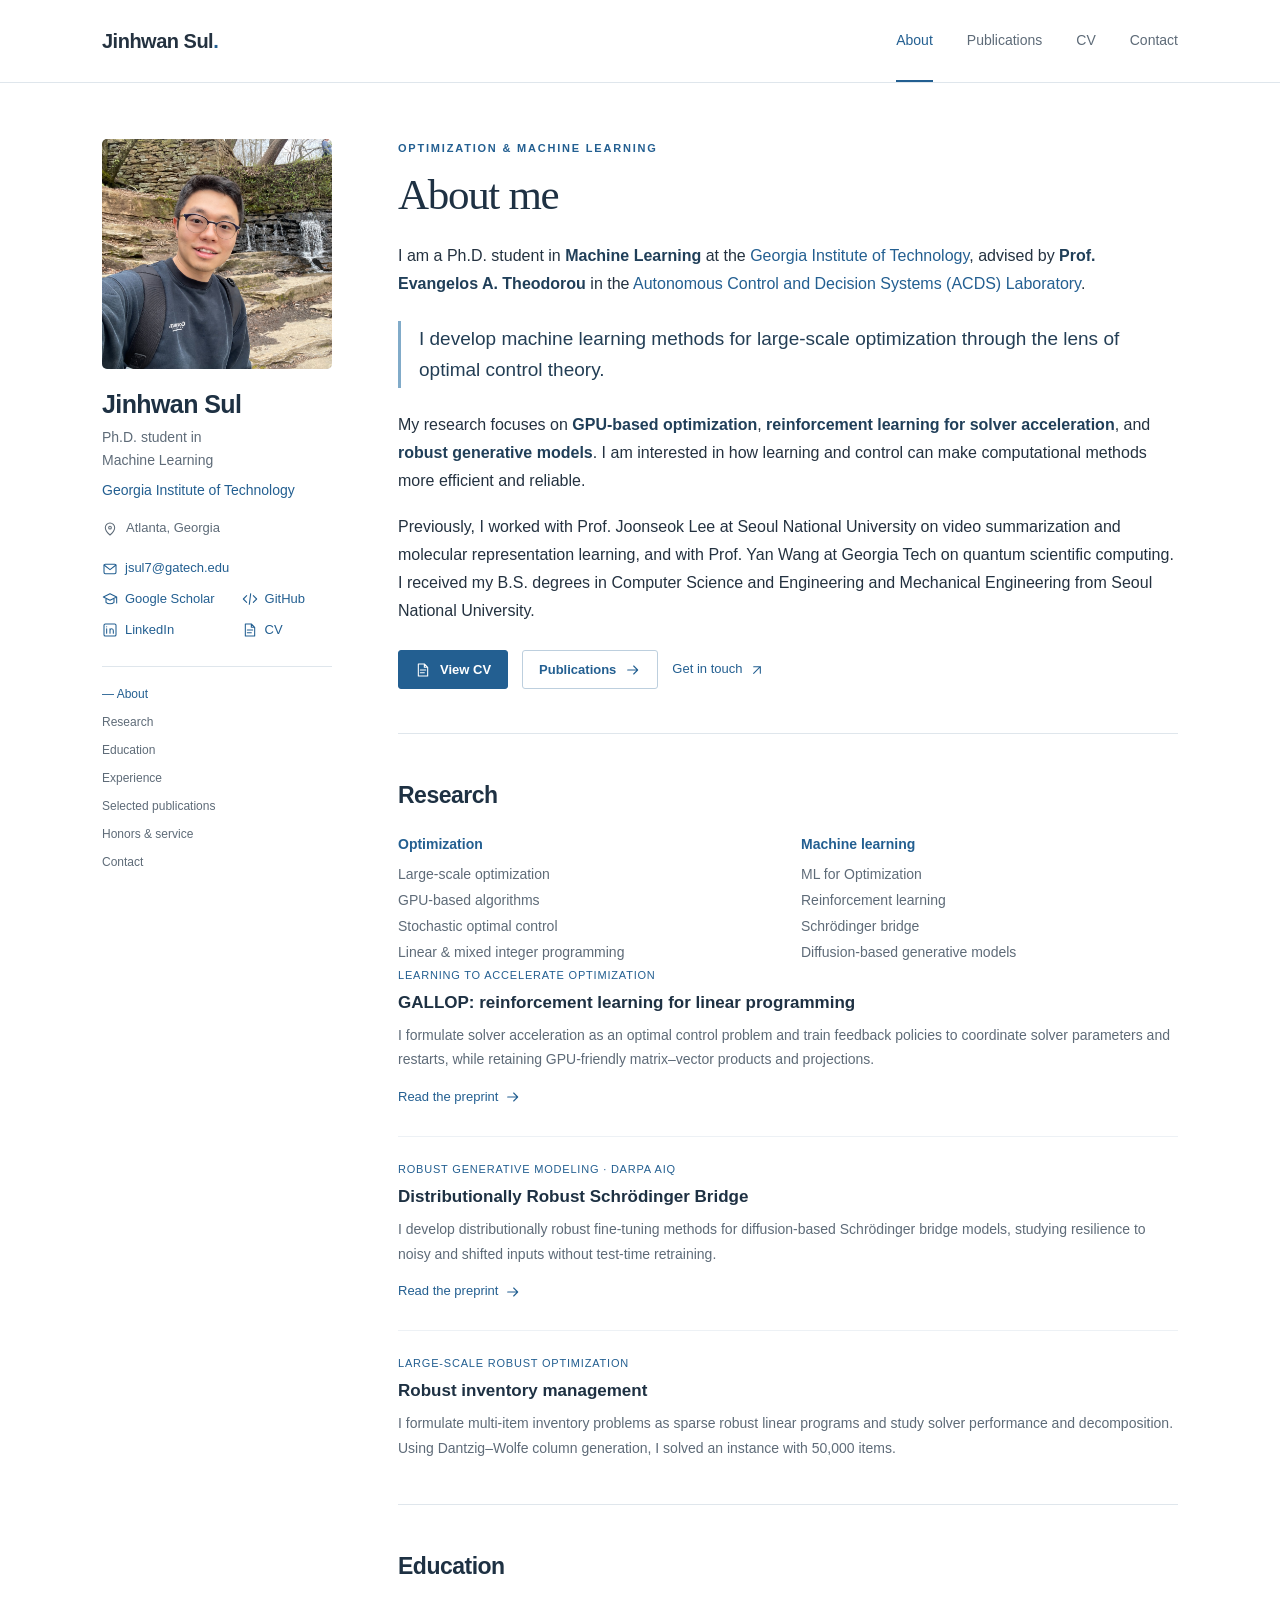
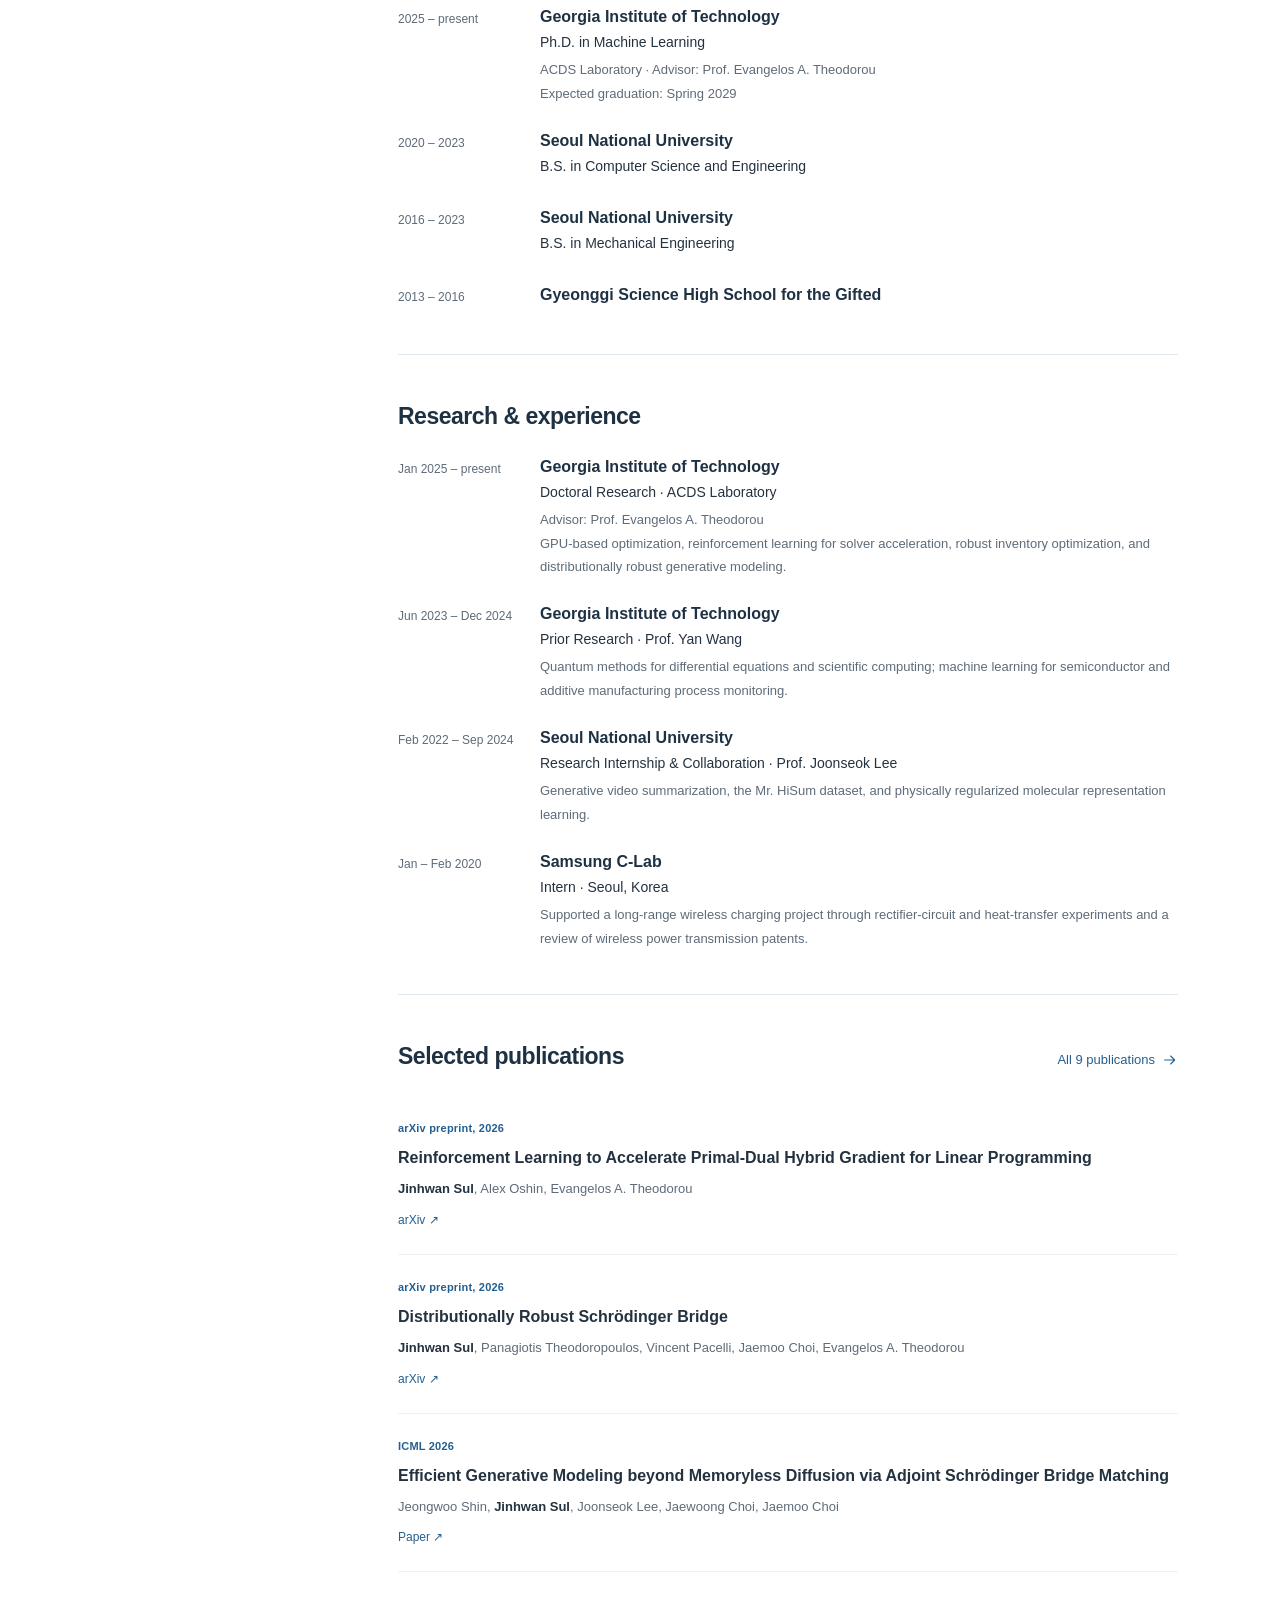
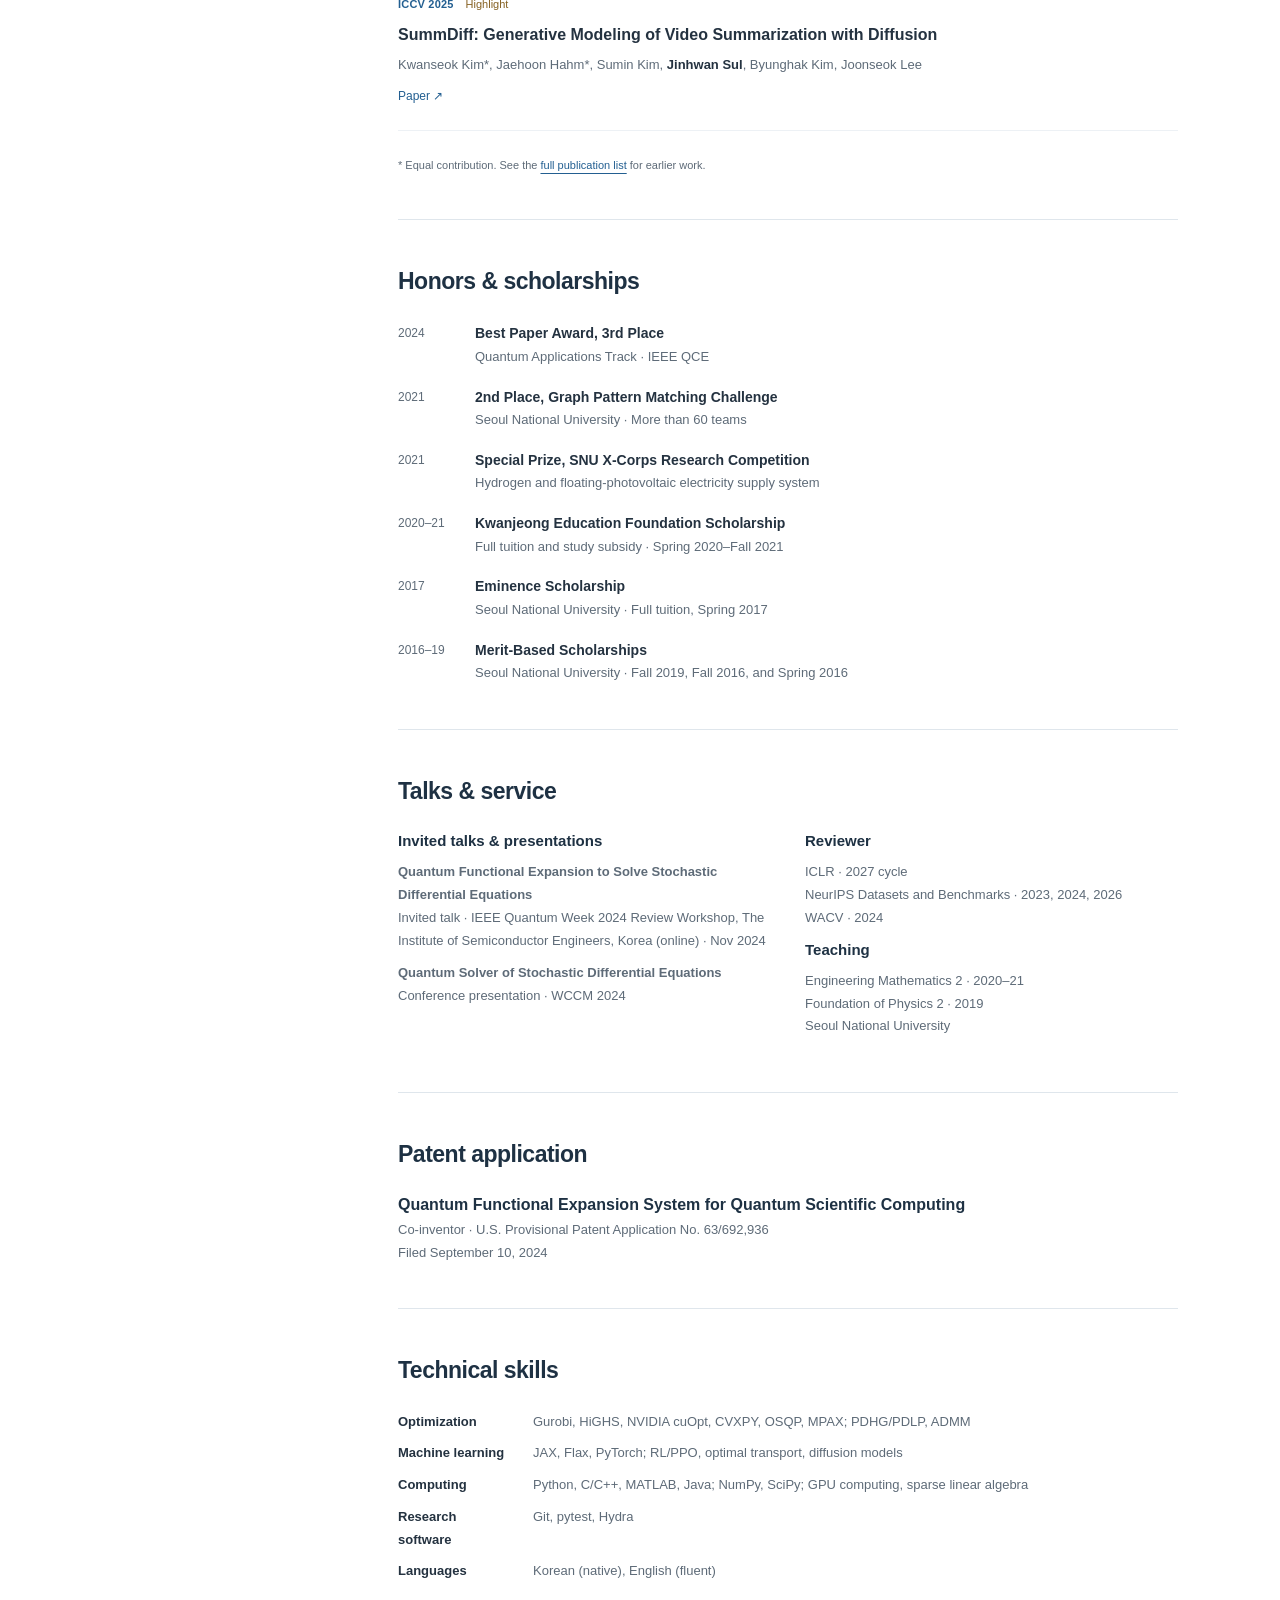
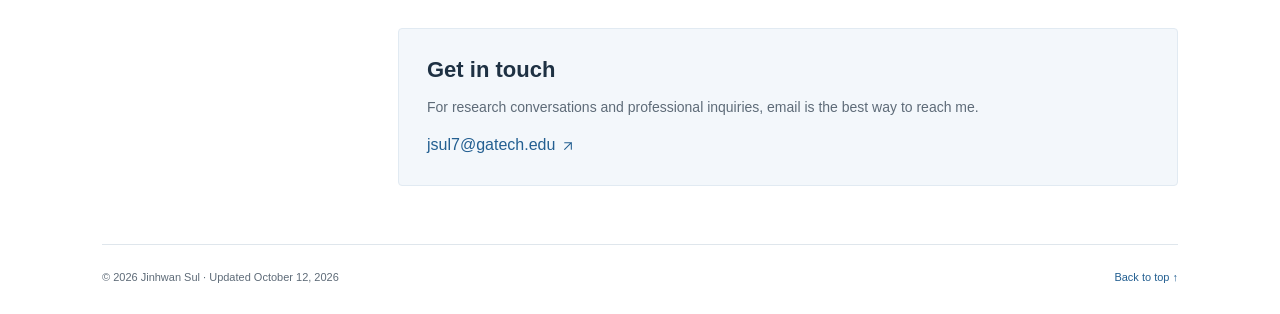
<file: index.html>
<!doctype html>
<html lang="en">
<head>
  <meta charset="utf-8">
  <meta name="viewport" content="width=device-width, initial-scale=1">
  <meta name="theme-color" content="#235f91">
  <title>About | Jinhwan Sul</title>
  <meta name="description" content="Jinhwan Sul is a Machine Learning Ph.D. student at Georgia Tech working on large-scale optimization, reinforcement learning, and robust generative models.">
  <link rel="canonical" href="https://jinhwansul.github.io/">
  <meta property="og:type" content="website">
  <meta property="og:title" content="About | Jinhwan Sul">
  <meta property="og:description" content="Jinhwan Sul is a Machine Learning Ph.D. student at Georgia Tech working on large-scale optimization, reinforcement learning, and robust generative models.">
  <meta property="og:url" content="https://jinhwansul.github.io/">
  <meta property="og:image" content="https://jinhwansul.github.io/assets/jinhwan-sul.jpg">
  <meta property="og:image:alt" content="Jinhwan Sul">
  <meta name="twitter:card" content="summary">
  <link rel="icon" type="image/svg+xml" href="./assets/favicon.svg">
  <link rel="stylesheet" href="./assets/styles.css">
  <script src="./assets/site.js" defer></script>
  <script type="application/ld+json">{"@context": "https://schema.org", "@type": "ProfilePage", "dateModified": "2026-10-12", "mainEntity": {"@type": "Person", "name": "Jinhwan Sul", "url": "https://jinhwansul.github.io", "image": "https://jinhwansul.github.io/assets/jinhwan-sul.jpg", "jobTitle": "Ph.D. student in Machine Learning", "affiliation": {"@type": "CollegeOrUniversity", "name": "Georgia Institute of Technology"}, "sameAs": ["https://github.com/JinhwanSul", "https://scholar.google.com/citations?user=kmXfNc4AAAAJ&hl=en", "https://www.linkedin.com/in/jinhwan-sul-347799250/"]}}</script>
</head>
<body id="top">
  <a class="skip-link" href="#main">Skip to content</a>
  <header class="site-header"><div class="header-inner">
    <a class="brand" href="./">Jinhwan Sul<span>.</span></a>
    <nav class="primary-nav" aria-label="Main navigation"><a href="./" aria-current="page">About</a><a href="./publications/">Publications</a><a href="./cv/">CV</a><a href="./#contact" class="nav-contact">Contact</a></nav>
  </div></header>
  <div class="site-layout">
    <aside class="profile" aria-label="Profile">
      <img class="portrait" src="./assets/jinhwan-sul.jpg" width="230" height="230" alt="Jinhwan Sul outdoors beside a waterfall" fetchpriority="high">
      <div class="profile-summary"><h2 class="profile-name">Jinhwan Sul</h2>
        <p class="profile-role">Ph.D. student in<br>Machine Learning</p>
        <p class="profile-school"><a href="https://www.gatech.edu/">Georgia Institute of Technology</a></p>
        <p class="profile-location"><svg width="16" height="16" viewBox="0 0 24 24" fill="none" stroke="currentColor" stroke-width="1.6" stroke-linecap="round" stroke-linejoin="round" aria-hidden="true"><path d="M19 10c0 5-7 11-7 11S5 15 5 10a7 7 0 1 1 14 0Z"/><circle cx="12" cy="10" r="2"/></svg>Atlanta, Georgia</p></div>
      <div class="profile-links"><a class="email" href="mailto:jsul7@gatech.edu"><svg width="16" height="16" viewBox="0 0 24 24" fill="none" stroke="currentColor" stroke-width="1.6" stroke-linecap="round" stroke-linejoin="round" aria-hidden="true"><rect x="3" y="5" width="18" height="14" rx="2"/><path d="m3 6 9 7 9-7"/></svg>jsul7@gatech.edu</a><a href="https://scholar.google.com/citations?user=kmXfNc4AAAAJ&amp;hl=en" target="_blank" rel="noopener noreferrer" class=""><svg width="16" height="16" viewBox="0 0 24 24" fill="none" stroke="currentColor" stroke-width="1.6" stroke-linecap="round" stroke-linejoin="round" aria-hidden="true"><path d="m2 9 10-5 10 5-10 5Zm4 2v6c3 3 9 3 12 0v-6m4-2v9"/></svg>Google Scholar</a><a href="https://github.com/JinhwanSul" target="_blank" rel="noopener noreferrer" class=""><svg width="16" height="16" viewBox="0 0 24 24" fill="none" stroke="currentColor" stroke-width="1.6" stroke-linecap="round" stroke-linejoin="round" aria-hidden="true"><path d="m7 7-5 5 5 5m10-10 5 5-5 5m-4-13-2 16"/></svg>GitHub</a><a href="https://www.linkedin.com/in/jinhwan-sul-347799250/" target="_blank" rel="noopener noreferrer" class=""><svg width="16" height="16" viewBox="0 0 24 24" fill="none" stroke="currentColor" stroke-width="1.6" stroke-linecap="round" stroke-linejoin="round" aria-hidden="true"><rect x="3" y="3" width="18" height="18" rx="2"/><path d="M7 10v7m0-10v.1m5 9.9v-7m0 3c0-4 5-4 5 0v4"/></svg>LinkedIn</a>
        <a href="./cv/"><svg width="16" height="16" viewBox="0 0 24 24" fill="none" stroke="currentColor" stroke-width="1.6" stroke-linecap="round" stroke-linejoin="round" aria-hidden="true"><path d="M14 3H5v18h14V8Zm0 0v5h5M8 12h8m-8 4h6"/></svg>CV</a></div>
      <nav class="section-nav" aria-label="On this page"><a href="#about">About</a><a href="#research">Research</a><a href="#education">Education</a><a href="#experience">Experience</a><a href="#selected-publications">Selected publications</a><a href="#honors">Honors & service</a><a href="#contact">Contact</a></nav>
    </aside>
    <main id="main" class="main-content">
    <section id="about" aria-labelledby="about-heading">
      <p class="eyebrow">Optimization &amp; Machine Learning</p>
      <h1 class="page-title" id="about-heading">About me</h1>
      <div class="about-copy">
        <p>I am a Ph.D. student in <strong>Machine Learning</strong> at the <a href="https://www.gatech.edu/">Georgia Institute of Technology</a>, advised by <strong>Prof. Evangelos A. Theodorou</strong> in the <a href="https://sites.gatech.edu/acds/">Autonomous Control and Decision Systems (ACDS) Laboratory</a>.</p>
        <p class="research-statement">I develop machine learning methods for large-scale optimization through the lens of optimal control theory.</p>
        <p>My research focuses on <strong>GPU-based optimization</strong>, <strong>reinforcement learning for solver acceleration</strong>, and <strong>robust generative models</strong>. I am interested in how learning and control can make computational methods more efficient and reliable.</p>
        <p>Previously, I worked with Prof. Joonseok Lee at Seoul National University on video summarization and molecular representation learning, and with Prof. Yan Wang at Georgia Tech on quantum scientific computing. I received my B.S. degrees in Computer Science and Engineering and Mechanical Engineering from Seoul National University.</p>
      </div>
      <div class="actions"><a class="button" href="./cv/"><svg width="16" height="16" viewBox="0 0 24 24" fill="none" stroke="currentColor" stroke-width="1.6" stroke-linecap="round" stroke-linejoin="round" aria-hidden="true"><path d="M14 3H5v18h14V8Zm0 0v5h5M8 12h8m-8 4h6"/></svg>View CV</a><a class="button secondary" href="./publications/">Publications <svg width="16" height="16" viewBox="0 0 24 24" fill="none" stroke="currentColor" stroke-width="1.6" stroke-linecap="round" stroke-linejoin="round" aria-hidden="true"><path d="M4 12h15m-6-6 6 6-6 6"/></svg></a><a class="text-link" href="mailto:jsul7@gatech.edu">Get in touch <svg width="16" height="16" viewBox="0 0 24 24" fill="none" stroke="currentColor" stroke-width="1.6" stroke-linecap="round" stroke-linejoin="round" aria-hidden="true"><path d="M7 17 17 7M7 7h10v10"/></svg></a></div>
    </section>

    <section class="section" id="research" aria-labelledby="research-heading">
      <div class="section-heading"><h2 id="research-heading">Research</h2></div>
      <div class="interest-columns">
        <div><h3>Optimization</h3><p>Large-scale optimization<br>GPU-based algorithms<br>Stochastic optimal control<br>Linear &amp; mixed integer programming</p></div>
        <div><h3>Machine learning</h3><p>ML for Optimization<br>Reinforcement learning<br>Schrödinger bridge<br>Diffusion-based generative models</p></div>
      </div>
      <article class="research-item"><p class="small-label">Learning to accelerate optimization</p><h3>GALLOP: reinforcement learning for linear programming</h3><p>I formulate solver acceleration as an optimal control problem and train feedback policies to coordinate solver parameters and restarts, while retaining GPU-friendly matrix–vector products and projections.</p><a class="text-link" href="./publications/#gallop">Read the preprint <svg width="16" height="16" viewBox="0 0 24 24" fill="none" stroke="currentColor" stroke-width="1.6" stroke-linecap="round" stroke-linejoin="round" aria-hidden="true"><path d="M4 12h15m-6-6 6 6-6 6"/></svg></a></article>
      <article class="research-item"><p class="small-label">Robust generative modeling · DARPA AIQ</p><h3>Distributionally Robust Schrödinger Bridge</h3><p>I develop distributionally robust fine-tuning methods for diffusion-based Schrödinger bridge models, studying resilience to noisy and shifted inputs without test-time retraining.</p><a class="text-link" href="./publications/#drsb">Read the preprint <svg width="16" height="16" viewBox="0 0 24 24" fill="none" stroke="currentColor" stroke-width="1.6" stroke-linecap="round" stroke-linejoin="round" aria-hidden="true"><path d="M4 12h15m-6-6 6 6-6 6"/></svg></a></article>
      <article class="research-item"><p class="small-label">Large-scale robust optimization</p><h3>Robust inventory management</h3><p>I formulate multi-item inventory problems as sparse robust linear programs and study solver performance and decomposition. Using Dantzig–Wolfe column generation, I solved an instance with 50,000 items.</p></article>
    </section>

    <section class="section" id="education">
      <div class="section-heading"><h2>Education</h2></div>
      <div class="timeline-row"><div class="timeline-date">2025 – present</div><div class="timeline-content"><h3>Georgia Institute of Technology</h3><p>Ph.D. in Machine Learning</p><p class="detail">ACDS Laboratory · Advisor: Prof. Evangelos A. Theodorou<br>Expected graduation: Spring 2029</p></div></div>
      <div class="timeline-row"><div class="timeline-date">2020 – 2023</div><div class="timeline-content"><h3>Seoul National University</h3><p>B.S. in Computer Science and Engineering</p></div></div>
      <div class="timeline-row"><div class="timeline-date">2016 – 2023</div><div class="timeline-content"><h3>Seoul National University</h3><p>B.S. in Mechanical Engineering</p></div></div>
      <div class="timeline-row"><div class="timeline-date">2013 – 2016</div><div class="timeline-content"><h3>Gyeonggi Science High School for the Gifted</h3><p></p></div></div>
    </section>

    <section class="section" id="experience">
      <div class="section-heading"><h2>Research &amp; experience</h2></div>
      <div class="timeline-row"><div class="timeline-date">Jan 2025 – present</div><div class="timeline-content"><h3>Georgia Institute of Technology</h3><p>Doctoral Research · ACDS Laboratory</p><p class="detail">Advisor: Prof. Evangelos A. Theodorou<br>GPU-based optimization, reinforcement learning for solver acceleration, robust inventory optimization, and distributionally robust generative modeling.</p></div></div>
      <div class="timeline-row"><div class="timeline-date">Jun 2023 – Dec 2024</div><div class="timeline-content"><h3>Georgia Institute of Technology</h3><p>Prior Research · Prof. Yan Wang</p><p class="detail">Quantum methods for differential equations and scientific computing; machine learning for semiconductor and additive manufacturing process monitoring.</p></div></div>
      <div class="timeline-row"><div class="timeline-date">Feb 2022 – Sep 2024</div><div class="timeline-content"><h3>Seoul National University</h3><p>Research Internship &amp; Collaboration · Prof. Joonseok Lee</p><p class="detail">Generative video summarization, the Mr. HiSum dataset, and physically regularized molecular representation learning.</p></div></div>
      <div class="timeline-row"><div class="timeline-date">Jan – Feb 2020</div><div class="timeline-content"><h3>Samsung C-Lab</h3><p>Intern · Seoul, Korea</p><p class="detail">Supported a long-range wireless charging project through rectifier-circuit and heat-transfer experiments and a review of wireless power transmission patents.</p></div></div>
    </section>

    <section class="section" id="selected-publications">
      <div class="section-heading"><h2>Selected publications</h2><a class="text-link" href="./publications/">All 9 publications <svg width="16" height="16" viewBox="0 0 24 24" fill="none" stroke="currentColor" stroke-width="1.6" stroke-linecap="round" stroke-linejoin="round" aria-hidden="true"><path d="M4 12h15m-6-6 6 6-6 6"/></svg></a></div>
      <article class="publication" id="selected-gallop" data-publication data-topics="optimization">
      <div class="publication-meta"><span class="venue">arXiv preprint, 2026</span></div>
      <h3><a href="https://arxiv.org/abs/2610.01546" target="_blank" rel="noopener noreferrer" class="">Reinforcement Learning to Accelerate Primal-Dual Hybrid Gradient for Linear Programming</a></h3>
      <p class="authors"><strong>Jinhwan Sul</strong>, Alex Oshin, Evangelos A. Theodorou</p>
      <div class="paper-links"><a href="https://arxiv.org/abs/2610.01546" target="_blank" rel="noopener noreferrer" class="">arXiv ↗</a></div>
    </article><article class="publication" id="selected-drsb" data-publication data-topics="generative-models optimization">
      <div class="publication-meta"><span class="venue">arXiv preprint, 2026</span></div>
      <h3><a href="https://arxiv.org/abs/2610.02043" target="_blank" rel="noopener noreferrer" class="">Distributionally Robust Schrödinger Bridge</a></h3>
      <p class="authors"><strong>Jinhwan Sul</strong>, Panagiotis Theodoropoulos, Vincent Pacelli, Jaemoo Choi, Evangelos A. Theodorou</p>
      <div class="paper-links"><a href="https://arxiv.org/abs/2610.02043" target="_blank" rel="noopener noreferrer" class="">arXiv ↗</a></div>
    </article><article class="publication" id="selected-asbm" data-publication data-topics="generative-models">
      <div class="publication-meta"><span class="venue">ICML 2026</span></div>
      <h3><a href="https://proceedings.mlr.press/v306/shin26d.html" target="_blank" rel="noopener noreferrer" class="">Efficient Generative Modeling beyond Memoryless Diffusion via Adjoint Schrödinger Bridge Matching</a></h3>
      <p class="authors">Jeongwoo Shin, <strong>Jinhwan Sul</strong>, Joonseok Lee, Jaewoong Choi, Jaemoo Choi</p>
      <div class="paper-links"><a href="https://proceedings.mlr.press/v306/shin26d.html" target="_blank" rel="noopener noreferrer" class="">Paper ↗</a></div>
    </article><article class="publication" id="selected-summdiff" data-publication data-topics="generative-models video">
      <div class="publication-meta"><span class="venue">ICCV 2025</span><span class="distinction">Highlight</span></div>
      <h3><a href="https://openaccess.thecvf.com/content/ICCV2025/html/Kim_SummDiff_Generative_Modeling_of_Video_Summarization_with_Diffusion_ICCV_2025_paper.html" target="_blank" rel="noopener noreferrer" class="">SummDiff: Generative Modeling of Video Summarization with Diffusion</a></h3>
      <p class="authors">Kwanseok Kim*, Jaehoon Hahm*, Sumin Kim, <strong>Jinhwan Sul</strong>, Byunghak Kim, Joonseok Lee</p>
      <div class="paper-links"><a href="https://openaccess.thecvf.com/content/ICCV2025/html/Kim_SummDiff_Generative_Modeling_of_Video_Summarization_with_Diffusion_ICCV_2025_paper.html" target="_blank" rel="noopener noreferrer" class="">Paper ↗</a></div>
    </article>
      <p class="publication-note">* Equal contribution. See the <a href="./publications/">full publication list</a> for earlier work.</p>
    </section>

    <section class="section" id="honors">
      <div class="section-heading"><h2>Honors &amp; scholarships</h2></div>
      <ul class="compact-list">
        <li><time>2024</time><div><strong>Best Paper Award, 3rd Place</strong><span class="detail">Quantum Applications Track · IEEE QCE</span></div></li>
        <li><time>2021</time><div><strong>2nd Place, Graph Pattern Matching Challenge</strong><span class="detail">Seoul National University · More than 60 teams</span></div></li>
        <li><time>2021</time><div><strong>Special Prize, SNU X-Corps Research Competition</strong><span class="detail">Hydrogen and floating-photovoltaic electricity supply system</span></div></li>
        <li><time>2020–21</time><div><strong>Kwanjeong Education Foundation Scholarship</strong><span class="detail">Full tuition and study subsidy · Spring 2020–Fall 2021</span></div></li>
        <li><time>2017</time><div><strong>Eminence Scholarship</strong><span class="detail">Seoul National University · Full tuition, Spring 2017</span></div></li>
        <li><time>2016–19</time><div><strong>Merit-Based Scholarships</strong><span class="detail">Seoul National University · Fall 2019, Fall 2016, and Spring 2016</span></div></li>
      </ul>
    </section>

    <section class="section" id="talks-service">
      <div class="section-heading"><h2>Talks &amp; service</h2></div>
      <div class="two-column">
        <div><h3>Invited talks &amp; presentations</h3><p><strong>Quantum Functional Expansion to Solve Stochastic Differential Equations</strong><br>Invited talk · IEEE Quantum Week 2024 Review Workshop, The Institute of Semiconductor Engineers, Korea (online) · Nov 2024</p><p><strong>Quantum Solver of Stochastic Differential Equations</strong><br>Conference presentation · WCCM 2024</p></div>
        <div><h3>Reviewer</h3><p>ICLR · 2027 cycle<br>NeurIPS Datasets and Benchmarks · 2023, 2024, 2026<br>WACV · 2024</p><h3>Teaching</h3><p>Engineering Mathematics 2 · 2020–21<br>Foundation of Physics 2 · 2019<br>Seoul National University</p></div>
      </div>
    </section>

    <section class="section" id="patent">
      <div class="section-heading"><h2>Patent application</h2></div>
      <div class="timeline-content"><h3>Quantum Functional Expansion System for Quantum Scientific Computing</h3><p class="detail">Co-inventor · U.S. Provisional Patent Application No. 63/692,936<br>Filed September 10, 2024</p></div>
    </section>

    <section class="section" id="skills">
      <div class="section-heading"><h2>Technical skills</h2></div>
      <dl class="skills-list">
        <dt>Optimization</dt><dd>Gurobi, HiGHS, NVIDIA cuOpt, CVXPY, OSQP, MPAX; PDHG/PDLP, ADMM</dd>
        <dt>Machine learning</dt><dd>JAX, Flax, PyTorch; RL/PPO, optimal transport, diffusion models</dd>
        <dt>Computing</dt><dd>Python, C/C++, MATLAB, Java; NumPy, SciPy; GPU computing, sparse linear algebra</dd>
        <dt>Research software</dt><dd>Git, pytest, Hydra</dd>
        <dt>Languages</dt><dd>Korean (native), English (fluent)</dd>
      </dl>
    </section>

    <section class="contact" id="contact">
      <h2>Get in touch</h2><p>For research conversations and professional inquiries, email is the best way to reach me.</p>
      <a href="mailto:jsul7@gatech.edu">jsul7@gatech.edu <svg width="16" height="16" viewBox="0 0 24 24" fill="none" stroke="currentColor" stroke-width="1.6" stroke-linecap="round" stroke-linejoin="round" aria-hidden="true"><path d="M7 17 17 7M7 7h10v10"/></svg></a>
    </section></main>
  </div>
  <footer class="site-footer"><span>© 2026 Jinhwan Sul <span aria-hidden="true">·</span> Updated October 12, 2026</span><a class="back-top" href="#top">Back to top ↑</a></footer>
</body>
</html>
</file>
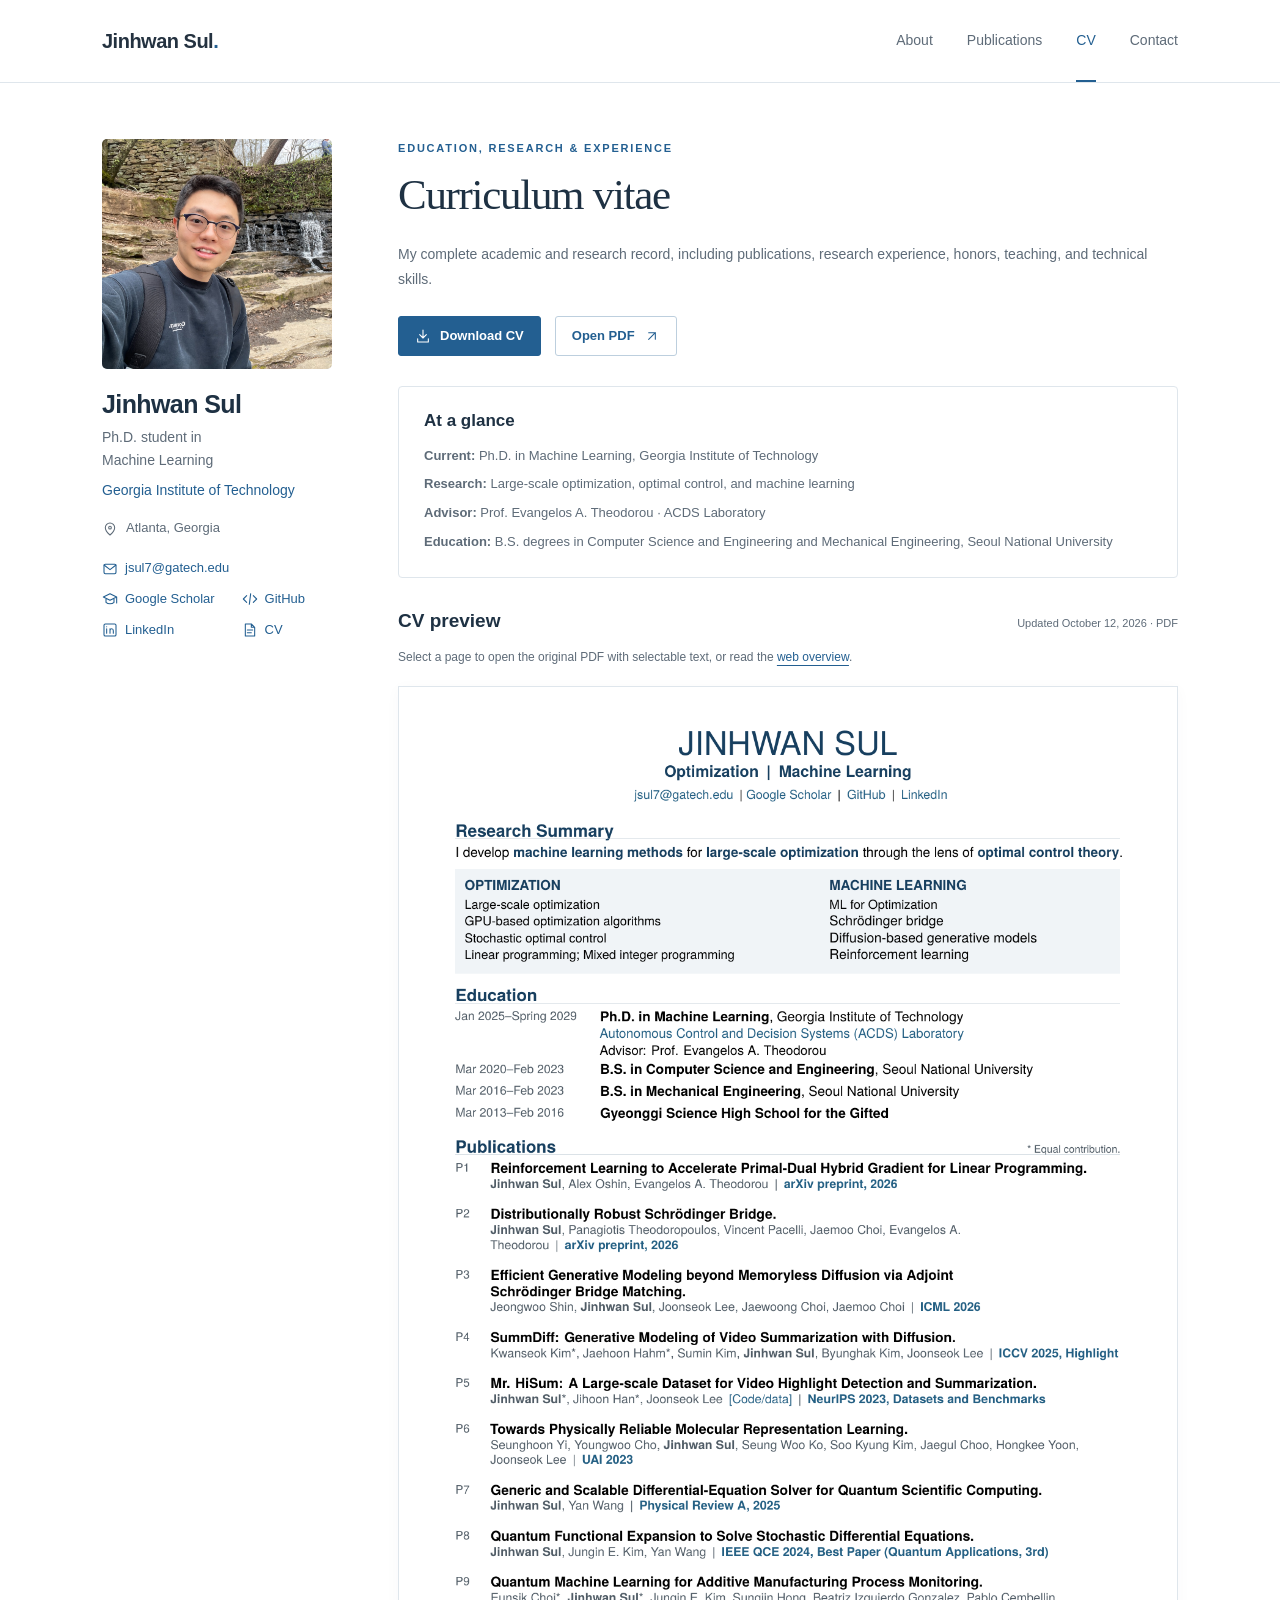
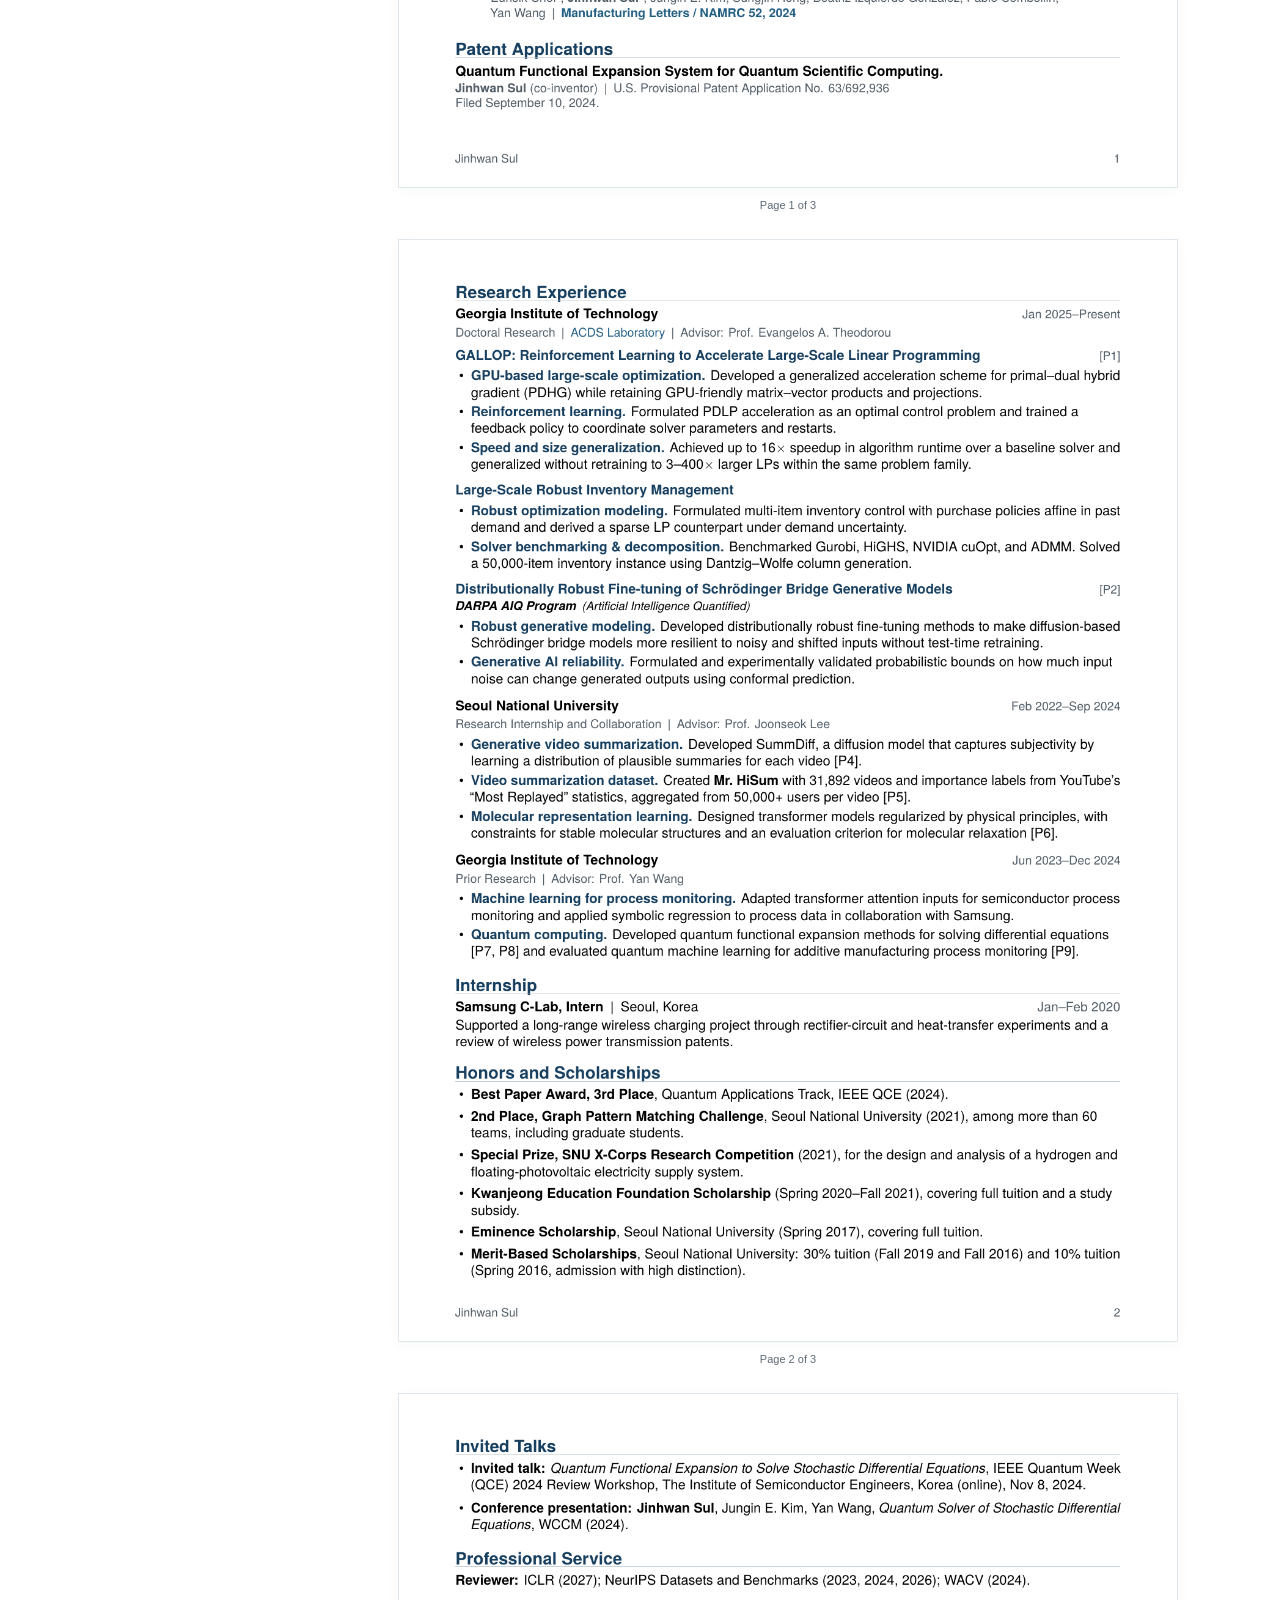
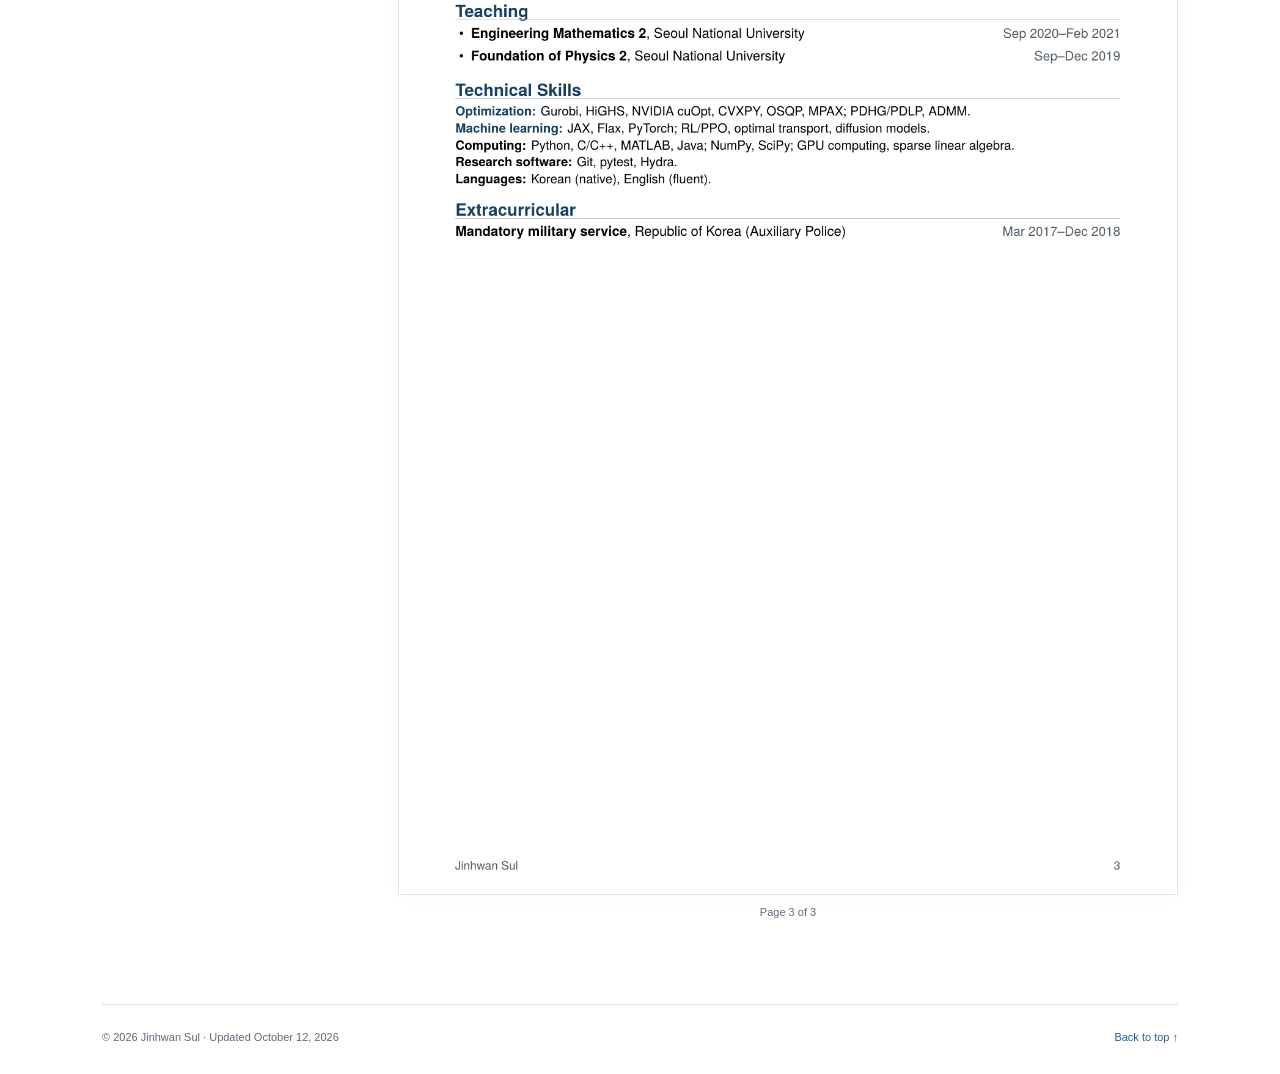
<file: cv/index.html>
<!doctype html>
<html lang="en">
<head>
  <meta charset="utf-8">
  <meta name="viewport" content="width=device-width, initial-scale=1">
  <meta name="theme-color" content="#235f91">
  <title>Curriculum vitae | Jinhwan Sul</title>
  <meta name="description" content="Jinhwan Sul is a Machine Learning Ph.D. student at Georgia Tech working on large-scale optimization, reinforcement learning, and robust generative models.">
  <link rel="canonical" href="https://jinhwansul.github.io/cv/">
  <meta property="og:type" content="website">
  <meta property="og:title" content="Curriculum vitae | Jinhwan Sul">
  <meta property="og:description" content="Jinhwan Sul is a Machine Learning Ph.D. student at Georgia Tech working on large-scale optimization, reinforcement learning, and robust generative models.">
  <meta property="og:url" content="https://jinhwansul.github.io/cv/">
  <meta property="og:image" content="https://jinhwansul.github.io/assets/jinhwan-sul.jpg">
  <meta property="og:image:alt" content="Jinhwan Sul">
  <meta name="twitter:card" content="summary">
  <link rel="icon" type="image/svg+xml" href="../assets/favicon.svg">
  <link rel="stylesheet" href="../assets/styles.css">
  <script src="../assets/site.js" defer></script>
  <script type="application/ld+json">{"@context": "https://schema.org", "@type": "ProfilePage", "dateModified": "2026-10-12", "mainEntity": {"@type": "Person", "name": "Jinhwan Sul", "url": "https://jinhwansul.github.io", "image": "https://jinhwansul.github.io/assets/jinhwan-sul.jpg", "jobTitle": "Ph.D. student in Machine Learning", "affiliation": {"@type": "CollegeOrUniversity", "name": "Georgia Institute of Technology"}, "sameAs": ["https://github.com/JinhwanSul", "https://scholar.google.com/citations?user=kmXfNc4AAAAJ&hl=en", "https://www.linkedin.com/in/jinhwan-sul-347799250/"]}}</script>
</head>
<body id="top">
  <a class="skip-link" href="#main">Skip to content</a>
  <header class="site-header"><div class="header-inner">
    <a class="brand" href="../">Jinhwan Sul<span>.</span></a>
    <nav class="primary-nav" aria-label="Main navigation"><a href="../">About</a><a href="../publications/">Publications</a><a href="../cv/" aria-current="page">CV</a><a href="../#contact" class="nav-contact">Contact</a></nav>
  </div></header>
  <div class="site-layout">
    <aside class="profile" aria-label="Profile">
      <img class="portrait" src="../assets/jinhwan-sul.jpg" width="230" height="230" alt="Jinhwan Sul outdoors beside a waterfall" fetchpriority="high">
      <div class="profile-summary"><h2 class="profile-name">Jinhwan Sul</h2>
        <p class="profile-role">Ph.D. student in<br>Machine Learning</p>
        <p class="profile-school"><a href="https://www.gatech.edu/">Georgia Institute of Technology</a></p>
        <p class="profile-location"><svg width="16" height="16" viewBox="0 0 24 24" fill="none" stroke="currentColor" stroke-width="1.6" stroke-linecap="round" stroke-linejoin="round" aria-hidden="true"><path d="M19 10c0 5-7 11-7 11S5 15 5 10a7 7 0 1 1 14 0Z"/><circle cx="12" cy="10" r="2"/></svg>Atlanta, Georgia</p></div>
      <div class="profile-links"><a class="email" href="mailto:jsul7@gatech.edu"><svg width="16" height="16" viewBox="0 0 24 24" fill="none" stroke="currentColor" stroke-width="1.6" stroke-linecap="round" stroke-linejoin="round" aria-hidden="true"><rect x="3" y="5" width="18" height="14" rx="2"/><path d="m3 6 9 7 9-7"/></svg>jsul7@gatech.edu</a><a href="https://scholar.google.com/citations?user=kmXfNc4AAAAJ&amp;hl=en" target="_blank" rel="noopener noreferrer" class=""><svg width="16" height="16" viewBox="0 0 24 24" fill="none" stroke="currentColor" stroke-width="1.6" stroke-linecap="round" stroke-linejoin="round" aria-hidden="true"><path d="m2 9 10-5 10 5-10 5Zm4 2v6c3 3 9 3 12 0v-6m4-2v9"/></svg>Google Scholar</a><a href="https://github.com/JinhwanSul" target="_blank" rel="noopener noreferrer" class=""><svg width="16" height="16" viewBox="0 0 24 24" fill="none" stroke="currentColor" stroke-width="1.6" stroke-linecap="round" stroke-linejoin="round" aria-hidden="true"><path d="m7 7-5 5 5 5m10-10 5 5-5 5m-4-13-2 16"/></svg>GitHub</a><a href="https://www.linkedin.com/in/jinhwan-sul-347799250/" target="_blank" rel="noopener noreferrer" class=""><svg width="16" height="16" viewBox="0 0 24 24" fill="none" stroke="currentColor" stroke-width="1.6" stroke-linecap="round" stroke-linejoin="round" aria-hidden="true"><rect x="3" y="3" width="18" height="18" rx="2"/><path d="M7 10v7m0-10v.1m5 9.9v-7m0 3c0-4 5-4 5 0v4"/></svg>LinkedIn</a>
        <a href="../cv/"><svg width="16" height="16" viewBox="0 0 24 24" fill="none" stroke="currentColor" stroke-width="1.6" stroke-linecap="round" stroke-linejoin="round" aria-hidden="true"><path d="M14 3H5v18h14V8Zm0 0v5h5M8 12h8m-8 4h6"/></svg>CV</a></div>
      
    </aside>
    <main id="main" class="main-content">
      <p class="eyebrow">Education, research &amp; experience</p><h1 class="page-title">Curriculum vitae</h1>
      <p class="page-intro">My complete academic and research record, including publications, research experience, honors, teaching, and technical skills.</p>
      <div class="actions"><a class="button" href="../assets/Jinhwan_Sul_CV.pdf" download="Jinhwan_Sul_CV.pdf"><svg width="16" height="16" viewBox="0 0 24 24" fill="none" stroke="currentColor" stroke-width="1.6" stroke-linecap="round" stroke-linejoin="round" aria-hidden="true"><path d="M12 3v12m-5-5 5 5 5-5M4 16v5h16v-5"/></svg>Download CV</a><a class="button secondary" href="../assets/Jinhwan_Sul_CV.pdf" target="_blank" rel="noopener">Open PDF <svg width="16" height="16" viewBox="0 0 24 24" fill="none" stroke="currentColor" stroke-width="1.6" stroke-linecap="round" stroke-linejoin="round" aria-hidden="true"><path d="M7 17 17 7M7 7h10v10"/></svg></a></div>
      <div class="cv-overview"><h2>At a glance</h2><p><strong>Current:</strong> Ph.D. in Machine Learning, Georgia Institute of Technology</p><p><strong>Research:</strong> Large-scale optimization, optimal control, and machine learning</p><p><strong>Advisor:</strong> Prof. Evangelos A. Theodorou · ACDS Laboratory</p><p><strong>Education:</strong> B.S. degrees in Computer Science and Engineering and Mechanical Engineering, Seoul National University</p></div>
      <div class="pdf-header"><h2>CV preview</h2><span>Updated October 12, 2026 · PDF</span></div>
      <p class="pdf-fallback">Select a page to open the original PDF with selectable text, or read the <a href="../#education">web overview</a>.</p>
      <div class="cv-preview"><figure class="cv-page"><a href="../assets/Jinhwan_Sul_CV.pdf#page=1" target="_blank" rel="noopener" aria-label="Open CV page 1 in the original PDF"><img src="../assets/cv-page-1.png" width="1273" height="1800" loading="lazy" alt="CV page 1 of 3. Open the original PDF for selectable text."></a><figcaption>Page 1 of 3</figcaption></figure><figure class="cv-page"><a href="../assets/Jinhwan_Sul_CV.pdf#page=2" target="_blank" rel="noopener" aria-label="Open CV page 2 in the original PDF"><img src="../assets/cv-page-2.png" width="1273" height="1800" loading="lazy" alt="CV page 2 of 3. Open the original PDF for selectable text."></a><figcaption>Page 2 of 3</figcaption></figure><figure class="cv-page"><a href="../assets/Jinhwan_Sul_CV.pdf#page=3" target="_blank" rel="noopener" aria-label="Open CV page 3 in the original PDF"><img src="../assets/cv-page-3.png" width="1273" height="1800" loading="lazy" alt="CV page 3 of 3. Open the original PDF for selectable text."></a><figcaption>Page 3 of 3</figcaption></figure></div></main>
  </div>
  <footer class="site-footer"><span>© 2026 Jinhwan Sul <span aria-hidden="true">·</span> Updated October 12, 2026</span><a class="back-top" href="#top">Back to top ↑</a></footer>
</body>
</html>
</file>
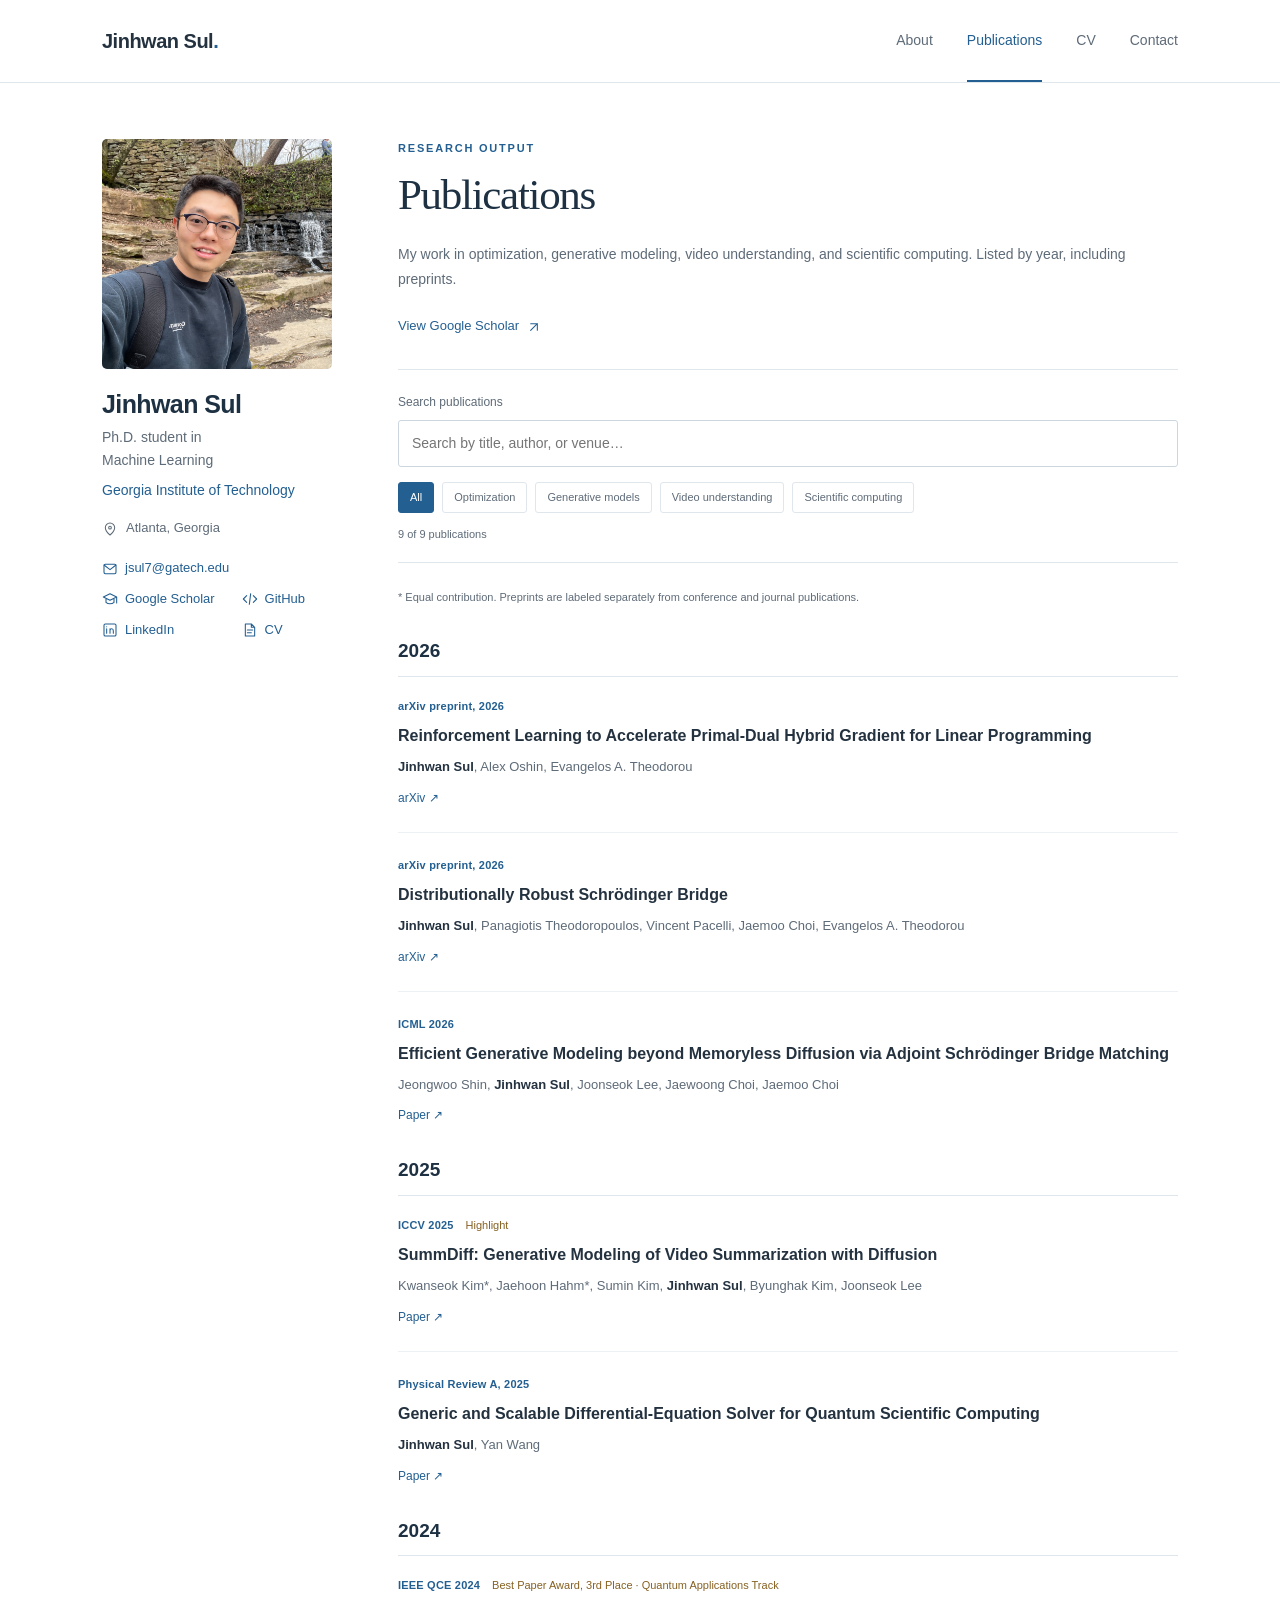
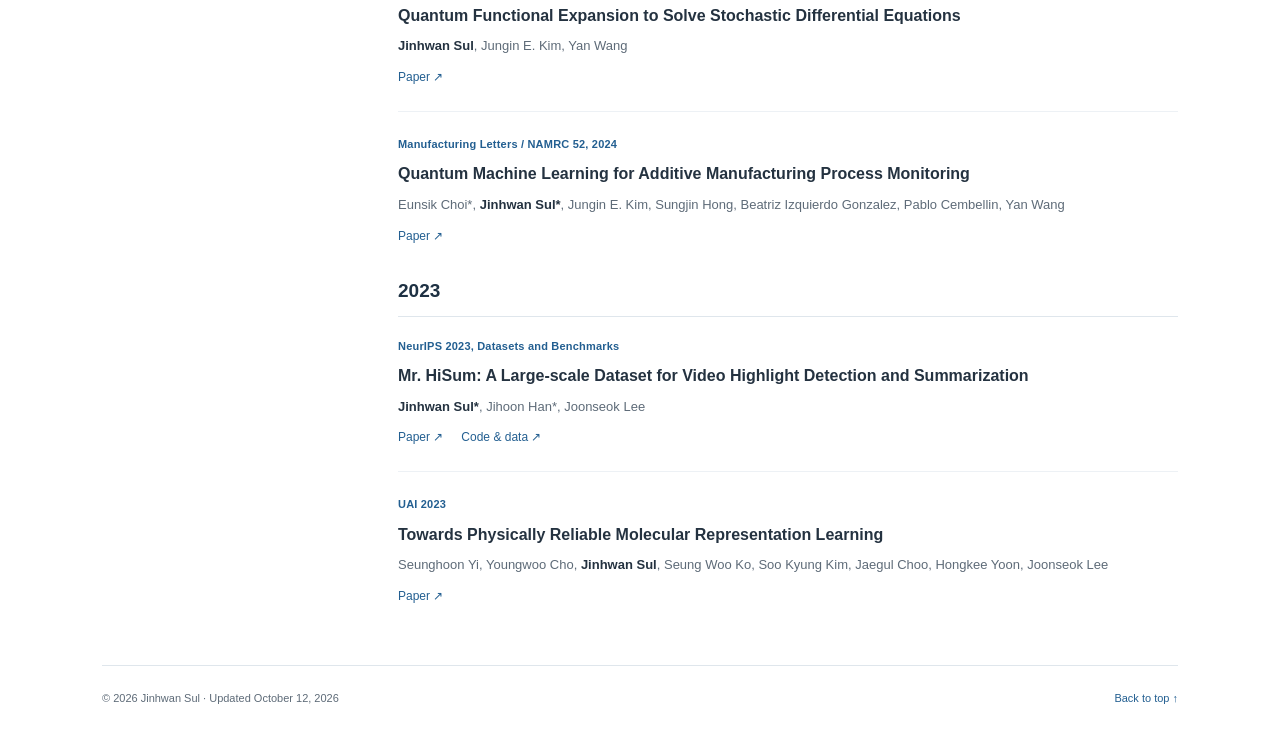
<file: publications/index.html>
<!doctype html>
<html lang="en">
<head>
  <meta charset="utf-8">
  <meta name="viewport" content="width=device-width, initial-scale=1">
  <meta name="theme-color" content="#235f91">
  <title>Publications | Jinhwan Sul</title>
  <meta name="description" content="Jinhwan Sul is a Machine Learning Ph.D. student at Georgia Tech working on large-scale optimization, reinforcement learning, and robust generative models.">
  <link rel="canonical" href="https://jinhwansul.github.io/publications/">
  <meta property="og:type" content="website">
  <meta property="og:title" content="Publications | Jinhwan Sul">
  <meta property="og:description" content="Jinhwan Sul is a Machine Learning Ph.D. student at Georgia Tech working on large-scale optimization, reinforcement learning, and robust generative models.">
  <meta property="og:url" content="https://jinhwansul.github.io/publications/">
  <meta property="og:image" content="https://jinhwansul.github.io/assets/jinhwan-sul.jpg">
  <meta property="og:image:alt" content="Jinhwan Sul">
  <meta name="twitter:card" content="summary">
  <link rel="icon" type="image/svg+xml" href="../assets/favicon.svg">
  <link rel="stylesheet" href="../assets/styles.css">
  <script src="../assets/site.js" defer></script>
  <script type="application/ld+json">{"@context": "https://schema.org", "@type": "ProfilePage", "dateModified": "2026-10-12", "mainEntity": {"@type": "Person", "name": "Jinhwan Sul", "url": "https://jinhwansul.github.io", "image": "https://jinhwansul.github.io/assets/jinhwan-sul.jpg", "jobTitle": "Ph.D. student in Machine Learning", "affiliation": {"@type": "CollegeOrUniversity", "name": "Georgia Institute of Technology"}, "sameAs": ["https://github.com/JinhwanSul", "https://scholar.google.com/citations?user=kmXfNc4AAAAJ&hl=en", "https://www.linkedin.com/in/jinhwan-sul-347799250/"]}}</script>
</head>
<body id="top">
  <a class="skip-link" href="#main">Skip to content</a>
  <header class="site-header"><div class="header-inner">
    <a class="brand" href="../">Jinhwan Sul<span>.</span></a>
    <nav class="primary-nav" aria-label="Main navigation"><a href="../">About</a><a href="../publications/" aria-current="page">Publications</a><a href="../cv/">CV</a><a href="../#contact" class="nav-contact">Contact</a></nav>
  </div></header>
  <div class="site-layout">
    <aside class="profile" aria-label="Profile">
      <img class="portrait" src="../assets/jinhwan-sul.jpg" width="230" height="230" alt="Jinhwan Sul outdoors beside a waterfall" fetchpriority="high">
      <div class="profile-summary"><h2 class="profile-name">Jinhwan Sul</h2>
        <p class="profile-role">Ph.D. student in<br>Machine Learning</p>
        <p class="profile-school"><a href="https://www.gatech.edu/">Georgia Institute of Technology</a></p>
        <p class="profile-location"><svg width="16" height="16" viewBox="0 0 24 24" fill="none" stroke="currentColor" stroke-width="1.6" stroke-linecap="round" stroke-linejoin="round" aria-hidden="true"><path d="M19 10c0 5-7 11-7 11S5 15 5 10a7 7 0 1 1 14 0Z"/><circle cx="12" cy="10" r="2"/></svg>Atlanta, Georgia</p></div>
      <div class="profile-links"><a class="email" href="mailto:jsul7@gatech.edu"><svg width="16" height="16" viewBox="0 0 24 24" fill="none" stroke="currentColor" stroke-width="1.6" stroke-linecap="round" stroke-linejoin="round" aria-hidden="true"><rect x="3" y="5" width="18" height="14" rx="2"/><path d="m3 6 9 7 9-7"/></svg>jsul7@gatech.edu</a><a href="https://scholar.google.com/citations?user=kmXfNc4AAAAJ&amp;hl=en" target="_blank" rel="noopener noreferrer" class=""><svg width="16" height="16" viewBox="0 0 24 24" fill="none" stroke="currentColor" stroke-width="1.6" stroke-linecap="round" stroke-linejoin="round" aria-hidden="true"><path d="m2 9 10-5 10 5-10 5Zm4 2v6c3 3 9 3 12 0v-6m4-2v9"/></svg>Google Scholar</a><a href="https://github.com/JinhwanSul" target="_blank" rel="noopener noreferrer" class=""><svg width="16" height="16" viewBox="0 0 24 24" fill="none" stroke="currentColor" stroke-width="1.6" stroke-linecap="round" stroke-linejoin="round" aria-hidden="true"><path d="m7 7-5 5 5 5m10-10 5 5-5 5m-4-13-2 16"/></svg>GitHub</a><a href="https://www.linkedin.com/in/jinhwan-sul-347799250/" target="_blank" rel="noopener noreferrer" class=""><svg width="16" height="16" viewBox="0 0 24 24" fill="none" stroke="currentColor" stroke-width="1.6" stroke-linecap="round" stroke-linejoin="round" aria-hidden="true"><rect x="3" y="3" width="18" height="18" rx="2"/><path d="M7 10v7m0-10v.1m5 9.9v-7m0 3c0-4 5-4 5 0v4"/></svg>LinkedIn</a>
        <a href="../cv/"><svg width="16" height="16" viewBox="0 0 24 24" fill="none" stroke="currentColor" stroke-width="1.6" stroke-linecap="round" stroke-linejoin="round" aria-hidden="true"><path d="M14 3H5v18h14V8Zm0 0v5h5M8 12h8m-8 4h6"/></svg>CV</a></div>
      
    </aside>
    <main id="main" class="main-content">
      <p class="eyebrow">Research output</p><h1 class="page-title">Publications</h1>
      <p class="page-intro">My work in optimization, generative modeling, video understanding, and scientific computing. Listed by year, including preprints.</p>
      <a class="text-link" href="https://scholar.google.com/citations?user=kmXfNc4AAAAJ&hl=en" target="_blank" rel="noopener noreferrer">View Google Scholar <svg width="16" height="16" viewBox="0 0 24 24" fill="none" stroke="currentColor" stroke-width="1.6" stroke-linecap="round" stroke-linejoin="round" aria-hidden="true"><path d="M7 17 17 7M7 7h10v10"/></svg></a>
      <div class="publication-tools" data-publication-filters hidden>
        <label for="publication-search" class="search-label">Search publications</label>
        <input type="search" class="search-input" id="publication-search" placeholder="Search by title, author, or venue…" autocomplete="off" aria-controls="publication-list">
        <div class="filter-buttons" role="group" aria-label="Filter by research area"><button type="button" data-filter="all" aria-pressed="true">All</button><button type="button" data-filter="optimization" aria-pressed="false">Optimization</button><button type="button" data-filter="generative-models" aria-pressed="false">Generative models</button><button type="button" data-filter="video" aria-pressed="false">Video understanding</button><button type="button" data-filter="scientific-computing" aria-pressed="false">Scientific computing</button></div>
        <p class="result-count" role="status" aria-live="polite" data-result-count>9 of 9 publications</p>
      </div>
      <p class="publication-note">* Equal contribution. Preprints are labeled separately from conference and journal publications.</p>
      <div id="publication-list"><section class="year-group" data-year-group aria-labelledby="year-2026"><h2 class="year-heading" id="year-2026">2026</h2><div><article class="publication" id="gallop" data-publication data-topics="optimization">
      <div class="publication-meta"><span class="venue">arXiv preprint, 2026</span></div>
      <h3><a href="https://arxiv.org/abs/2610.01546" target="_blank" rel="noopener noreferrer" class="">Reinforcement Learning to Accelerate Primal-Dual Hybrid Gradient for Linear Programming</a></h3>
      <p class="authors"><strong>Jinhwan Sul</strong>, Alex Oshin, Evangelos A. Theodorou</p>
      <div class="paper-links"><a href="https://arxiv.org/abs/2610.01546" target="_blank" rel="noopener noreferrer" class="">arXiv ↗</a></div>
    </article><article class="publication" id="drsb" data-publication data-topics="generative-models optimization">
      <div class="publication-meta"><span class="venue">arXiv preprint, 2026</span></div>
      <h3><a href="https://arxiv.org/abs/2610.02043" target="_blank" rel="noopener noreferrer" class="">Distributionally Robust Schrödinger Bridge</a></h3>
      <p class="authors"><strong>Jinhwan Sul</strong>, Panagiotis Theodoropoulos, Vincent Pacelli, Jaemoo Choi, Evangelos A. Theodorou</p>
      <div class="paper-links"><a href="https://arxiv.org/abs/2610.02043" target="_blank" rel="noopener noreferrer" class="">arXiv ↗</a></div>
    </article><article class="publication" id="asbm" data-publication data-topics="generative-models">
      <div class="publication-meta"><span class="venue">ICML 2026</span></div>
      <h3><a href="https://proceedings.mlr.press/v306/shin26d.html" target="_blank" rel="noopener noreferrer" class="">Efficient Generative Modeling beyond Memoryless Diffusion via Adjoint Schrödinger Bridge Matching</a></h3>
      <p class="authors">Jeongwoo Shin, <strong>Jinhwan Sul</strong>, Joonseok Lee, Jaewoong Choi, Jaemoo Choi</p>
      <div class="paper-links"><a href="https://proceedings.mlr.press/v306/shin26d.html" target="_blank" rel="noopener noreferrer" class="">Paper ↗</a></div>
    </article></div></section><section class="year-group" data-year-group aria-labelledby="year-2025"><h2 class="year-heading" id="year-2025">2025</h2><div><article class="publication" id="summdiff" data-publication data-topics="generative-models video">
      <div class="publication-meta"><span class="venue">ICCV 2025</span><span class="distinction">Highlight</span></div>
      <h3><a href="https://openaccess.thecvf.com/content/ICCV2025/html/Kim_SummDiff_Generative_Modeling_of_Video_Summarization_with_Diffusion_ICCV_2025_paper.html" target="_blank" rel="noopener noreferrer" class="">SummDiff: Generative Modeling of Video Summarization with Diffusion</a></h3>
      <p class="authors">Kwanseok Kim*, Jaehoon Hahm*, Sumin Kim, <strong>Jinhwan Sul</strong>, Byunghak Kim, Joonseok Lee</p>
      <div class="paper-links"><a href="https://openaccess.thecvf.com/content/ICCV2025/html/Kim_SummDiff_Generative_Modeling_of_Video_Summarization_with_Diffusion_ICCV_2025_paper.html" target="_blank" rel="noopener noreferrer" class="">Paper ↗</a></div>
    </article><article class="publication" id="quantum-solver" data-publication data-topics="scientific-computing">
      <div class="publication-meta"><span class="venue">Physical Review A, 2025</span></div>
      <h3><a href="https://doi.org/10.1103/PhysRevA.111.012625" target="_blank" rel="noopener noreferrer" class="">Generic and Scalable Differential-Equation Solver for Quantum Scientific Computing</a></h3>
      <p class="authors"><strong>Jinhwan Sul</strong>, Yan Wang</p>
      <div class="paper-links"><a href="https://doi.org/10.1103/PhysRevA.111.012625" target="_blank" rel="noopener noreferrer" class="">Paper ↗</a></div>
    </article></div></section><section class="year-group" data-year-group aria-labelledby="year-2024"><h2 class="year-heading" id="year-2024">2024</h2><div><article class="publication" id="qfe" data-publication data-topics="scientific-computing">
      <div class="publication-meta"><span class="venue">IEEE QCE 2024</span><span class="distinction">Best Paper Award, 3rd Place · Quantum Applications Track</span></div>
      <h3><a href="https://doi.org/10.1109/QCE60285.2024.00071" target="_blank" rel="noopener noreferrer" class="">Quantum Functional Expansion to Solve Stochastic Differential Equations</a></h3>
      <p class="authors"><strong>Jinhwan Sul</strong>, Jungin E. Kim, Yan Wang</p>
      <div class="paper-links"><a href="https://doi.org/10.1109/QCE60285.2024.00071" target="_blank" rel="noopener noreferrer" class="">Paper ↗</a></div>
    </article><article class="publication" id="quantum-manufacturing" data-publication data-topics="scientific-computing">
      <div class="publication-meta"><span class="venue">Manufacturing Letters / NAMRC 52, 2024</span></div>
      <h3><a href="https://doi.org/10.1016/j.mfglet.2024.09.168" target="_blank" rel="noopener noreferrer" class="">Quantum Machine Learning for Additive Manufacturing Process Monitoring</a></h3>
      <p class="authors">Eunsik Choi*, <strong>Jinhwan Sul*</strong>, Jungin E. Kim, Sungjin Hong, Beatriz Izquierdo Gonzalez, Pablo Cembellin, Yan Wang</p>
      <div class="paper-links"><a href="https://doi.org/10.1016/j.mfglet.2024.09.168" target="_blank" rel="noopener noreferrer" class="">Paper ↗</a></div>
    </article></div></section><section class="year-group" data-year-group aria-labelledby="year-2023"><h2 class="year-heading" id="year-2023">2023</h2><div><article class="publication" id="hisum" data-publication data-topics="video">
      <div class="publication-meta"><span class="venue">NeurIPS 2023, Datasets and Benchmarks</span></div>
      <h3><a href="https://proceedings.neurips.cc/paper_files/paper/2023/hash/7f880e3a325b06e3601af1384a653038-Abstract.html" target="_blank" rel="noopener noreferrer" class="">Mr. HiSum: A Large-scale Dataset for Video Highlight Detection and Summarization</a></h3>
      <p class="authors"><strong>Jinhwan Sul*</strong>, Jihoon Han*, Joonseok Lee</p>
      <div class="paper-links"><a href="https://proceedings.neurips.cc/paper_files/paper/2023/hash/7f880e3a325b06e3601af1384a653038-Abstract.html" target="_blank" rel="noopener noreferrer" class="">Paper ↗</a><a href="https://github.com/MRHiSum/MR.HiSum" target="_blank" rel="noopener noreferrer" class="">Code & data ↗</a></div>
    </article><article class="publication" id="molecular" data-publication data-topics="scientific-computing">
      <div class="publication-meta"><span class="venue">UAI 2023</span></div>
      <h3><a href="https://proceedings.mlr.press/v216/yi23a.html" target="_blank" rel="noopener noreferrer" class="">Towards Physically Reliable Molecular Representation Learning</a></h3>
      <p class="authors">Seunghoon Yi, Youngwoo Cho, <strong>Jinhwan Sul</strong>, Seung Woo Ko, Soo Kyung Kim, Jaegul Choo, Hongkee Yoon, Joonseok Lee</p>
      <div class="paper-links"><a href="https://proceedings.mlr.press/v216/yi23a.html" target="_blank" rel="noopener noreferrer" class="">Paper ↗</a></div>
    </article></div></section></div>
      <div class="empty-state" data-empty hidden><p>No publications match your search.</p><button type="button" data-reset-filters>Clear search and filters</button></div></main>
  </div>
  <footer class="site-footer"><span>© 2026 Jinhwan Sul <span aria-hidden="true">·</span> Updated October 12, 2026</span><a class="back-top" href="#top">Back to top ↑</a></footer>
</body>
</html>
</file>
<file: assets/styles.css>
:root {
  --ink: #243240;
  --muted: #5e6b78;
  --blue: #235f91;
  --blue-dark: #143f63;
  --pale: #f3f7fb;
  --line: #dfe6ec;
  --soft-line: #edf1f5;
  --white: #fff;
  --serif: Georgia, 'Times New Roman', serif;
  --sans: -apple-system, BlinkMacSystemFont, 'Segoe UI', Helvetica, Arial, sans-serif;
}
* { box-sizing: border-box; }
html { scroll-behavior: smooth; scroll-padding-top: 110px; }
body { margin: 0; background: var(--white); color: var(--ink); font: 16px/1.75 var(--sans); -webkit-font-smoothing: antialiased; }
[hidden] { display: none !important; }
::selection { color: #143f63; background: #dcecf7; }
a { color: var(--blue); text-decoration-thickness: 1px; text-underline-offset: 4px; }
a:hover { color: var(--blue-dark); }
button, input { font: inherit; }
button, a { -webkit-tap-highlight-color: transparent; }
button { cursor: pointer; }
a:focus-visible, button:focus-visible, input:focus-visible, summary:focus-visible { outline: 3px solid #78b3dc; outline-offset: 5px; }
img { display: block; max-width: 100%; }
p { margin: 0 0 18px; }
h1, h2, h3, h4 { color: #1e3143; font-weight: 600; line-height: 1.35; }
h1, h2, h3, h4, ul { margin-top: 0; }
ul { padding-left: 21px; }
svg { flex-shrink: 0; vertical-align: middle; }
.skip-link { position: absolute; left: 20px; top: -80px; background: var(--blue-dark); color: white; padding: 8px 18px; z-index: 100; }
.skip-link:focus { top: 10px; color: white; }
.site-header { position: sticky; top: 0; z-index: 20; background: rgba(255,255,255,.97); border-bottom: 1px solid var(--line); }
.header-inner { max-width: 1140px; height: 82px; padding: 0 32px; margin: auto; display: flex; align-items: center; justify-content: space-between; gap: 28px; }
.brand { color: var(--ink); text-decoration: none; font-size: 20px; font-weight: 650; letter-spacing: -.5px; }
.brand span { color: var(--blue); }
.primary-nav { display: flex; align-items: center; gap: 34px; height: 100%; }
.primary-nav a { color: var(--muted); text-decoration: none; display: inline-flex; align-items: center; height: 100%; border-bottom: 2px solid transparent; font-size: 14px; }
.primary-nav a:hover, .primary-nav a[aria-current='page'] { color: var(--blue); border-bottom-color: var(--blue); }
.site-layout { max-width: 1140px; margin: 0 auto; padding: 56px 32px 0; display: grid; grid-template-columns: 230px minmax(0, 1fr); gap: 66px; align-items: start; }
.profile { position: sticky; top: 120px; }
.portrait { width: 230px; height: 230px; object-fit: cover; object-position: 25% 46%; border-radius: 5px; background: var(--pale); }
.profile-name { font-size: 25px; letter-spacing: -.6px; margin: 19px 0 4px; }
.profile-role { font-size: 14px; color: var(--muted); line-height: 1.65; margin-bottom: 6px; }
.profile-school { font-size: 14px; margin-bottom: 15px; }
.profile-school a { text-decoration: none; }
.profile-location { color: var(--muted); font-size: 13px; display: flex; gap: 8px; align-items: center; margin-bottom: 17px; }
.profile-links { display: grid; grid-template-columns: 1.4fr 1fr; gap: 8px 13px; font-size: 13px; }
.profile-links a { text-decoration: none; display: flex; gap: 7px; align-items: center; }
.profile-links .email { grid-column: 1 / -1; }
.section-nav { border-top: 1px solid var(--line); margin-top: 25px; padding-top: 17px; display: grid; gap: 7px; }
.section-nav a { font-size: 12px; color: var(--muted); text-decoration: none; }
.section-nav a:hover, .section-nav a[aria-current] { color: var(--blue); }
.section-nav a[aria-current]::before { content: '— '; }
.main-content { min-width: 0; }
.eyebrow { font-size: 11px; letter-spacing: 1.8px; text-transform: uppercase; color: var(--blue); font-weight: 650; margin-bottom: 12px; }
.page-title { font-family: var(--serif); font-size: 43px; letter-spacing: -1.3px; line-height: 1.16; margin: 0 0 22px; font-weight: 400; }
.about-copy { font-size: 16px; }
.about-copy strong { font-weight: 600; color: #203f59; }
.research-statement { border-left: 3px solid #81abc9; padding: 2px 0 2px 18px; font-size: 19px; line-height: 1.65; margin: 23px 0; color: #233e55; }
.about-copy a { text-decoration: none; }
.about-copy a:hover { text-decoration: underline; }
.actions { display: flex; gap: 14px; align-items: center; flex-wrap: wrap; margin-top: 25px; }
.button { display: inline-flex; align-items: center; justify-content: center; gap: 9px; text-decoration: none; border: 1px solid var(--blue); padding: 8px 16px; font-size: 13px; font-weight: 550; border-radius: 3px; background: var(--blue); color: white; line-height: 1.65; }
.button:hover { background: var(--blue-dark); border-color: var(--blue-dark); color: white; }
.button.secondary { color: var(--blue); background: white; border-color: #bdcfde; }
.button.secondary:hover { background: var(--pale); }
.text-link { font-size: 13px; text-decoration: none; display: inline-flex; align-items: center; gap: 7px; }
.section { padding-top: 46px; margin-top: 44px; border-top: 1px solid var(--line); }
.section-heading { display: flex; align-items: baseline; justify-content: space-between; gap: 16px; margin-bottom: 24px; }
.section-heading h2 { font-size: 23px; letter-spacing: -.5px; margin: 0; }
.section-heading .text-link { white-space: nowrap; }
.interest-columns { display: grid; grid-template-columns: 1fr 1fr; gap: 26px; }
.interest-columns h3 { color: var(--blue); font-size: 14px; margin-bottom: 8px; }
.interest-columns p { color: var(--muted); font-size: 14px; line-height: 1.85; margin-bottom: 0; }
.research-item { margin-top: 26px; padding-top: 23px; border-top: 1px solid var(--soft-line); }
.research-item:first-of-type { margin-top: 0; padding-top: 0; border: 0; }
.research-item h3 { font-size: 17px; margin-bottom: 8px; }
.research-item p { color: var(--muted); font-size: 14px; margin-bottom: 10px; }
.research-item .small-label { color: var(--blue); font-size: 11px; letter-spacing: .8px; text-transform: uppercase; margin-bottom: 7px; }
.timeline-row { display: grid; grid-template-columns: 119px minmax(0,1fr); gap: 23px; padding-bottom: 25px; }
.timeline-row:last-child { padding-bottom: 0; }
.timeline-date { color: var(--muted); font-size: 12px; padding-top: 3px; }
.timeline-content h3 { font-size: 16px; margin-bottom: 2px; }
.timeline-content p { font-size: 14px; margin-bottom: 4px; }
.timeline-content .detail { color: var(--muted); font-size: 13px; line-height: 1.8; }
.timeline-content .detail:last-child { margin-bottom: 0; }
.timeline-content a { text-decoration: none; }
.publication { padding: 23px 0; border-bottom: 1px solid var(--soft-line); }
.publication:first-child { padding-top: 0; }
.publication:last-child { border-bottom: 0; padding-bottom: 0; }
.publication-meta { display: flex; align-items: baseline; flex-wrap: wrap; gap: 7px 12px; margin-bottom: 8px; font-size: 11px; }
.venue { color: var(--blue); font-weight: 650; letter-spacing: .2px; }
.distinction { color: #866122; font-size: 11px; }
.publication h3 { font-size: 16px; line-height: 1.55; margin: 0 0 7px; }
.publication h3 a { text-decoration: none; color: var(--ink); }
.publication h3 a:hover { color: var(--blue); }
.authors { font-size: 13px; color: var(--muted); line-height: 1.75; margin-bottom: 9px; }
.authors strong { color: var(--ink); font-weight: 600; }
.paper-links { display: flex; gap: 18px; font-size: 12px; }
.paper-links a { text-decoration: none; }
.paper-links a:hover { text-decoration: underline; }
.compact-list { list-style: none; padding: 0; margin-bottom: 0; }
.compact-list li { display: grid; grid-template-columns: 58px minmax(0,1fr); gap: 19px; font-size: 14px; padding: 0 0 16px; }
.compact-list li:last-child { padding-bottom: 0; }
.compact-list time { font-size: 12px; color: var(--muted); padding-top: 2px; }
.compact-list strong { font-weight: 600; }
.compact-list .detail { display: block; color: var(--muted); font-size: 13px; }
.two-column { display: grid; grid-template-columns: 1fr 1fr; gap: 34px; }
.two-column h3 { font-size: 15px; margin-bottom: 10px; }
.two-column p { font-size: 13px; color: var(--muted); margin-bottom: 10px; }
.skills-list { display: grid; grid-template-columns: 115px minmax(0,1fr); gap: 9px 20px; font-size: 13px; margin: 0; }
.skills-list dt { font-weight: 600; }
.skills-list dd { color: var(--muted); margin: 0; }
.contact { background: var(--pale); padding: 26px 28px; margin: 45px 0 0; border-radius: 4px; border: 1px solid #e1eaf2; }
.contact h2 { font-size: 22px; margin-bottom: 10px; }
.contact p { font-size: 14px; color: var(--muted); margin-bottom: 12px; }
.contact > a { font-size: 16px; text-decoration: none; }
.site-footer { max-width: 1076px; margin: 58px auto 0; padding: 23px 0 27px; border-top: 1px solid var(--line); display: flex; align-items: center; justify-content: space-between; gap: 20px; font-size: 11px; color: var(--muted); }
.site-footer a { text-decoration: none; }
.page-intro { color: var(--muted); font-size: 14px; margin-bottom: 20px; }
.publication-tools { margin-top: 30px; padding: 22px 0 18px; border-top: 1px solid var(--line); border-bottom: 1px solid var(--line); }
.search-label { font-size: 12px; display: block; margin-bottom: 7px; color: var(--muted); }
.search-input { appearance: none; width: 100%; padding: 10px 13px; border: 1px solid #cbd6df; border-radius: 3px; color: var(--ink); background: white; font-size: 14px; }
.filter-buttons { display: flex; flex-wrap: wrap; gap: 8px; margin-top: 15px; }
.filter-buttons button { background: white; border: 1px solid var(--line); color: var(--muted); padding: 5px 11px; font-size: 11px; border-radius: 3px; }
.filter-buttons button:hover { border-color: var(--blue); color: var(--blue); }
.filter-buttons button[aria-pressed='true'] { background: var(--blue); color: white; border-color: var(--blue); }
.result-count { font-size: 11px; color: var(--muted); margin: 12px 0 0; }
.year-group { margin-top: 31px; }
.year-heading { font-size: 19px; padding-bottom: 12px; margin-bottom: 20px; border-bottom: 1px solid var(--line); }
.publication-note { font-size: 11px; color: var(--muted); margin-top: 25px; }
.empty-state { background: var(--pale); padding: 30px; margin-top: 25px; }
.empty-state button { color: var(--blue); background: transparent; border: 0; padding: 0; text-decoration: underline; }
.cv-overview { padding: 23px 25px; margin: 30px 0; border: 1px solid var(--line); border-radius: 4px; }
.cv-overview h2 { font-size: 17px; margin-bottom: 12px; }
.cv-overview p { color: var(--muted); font-size: 13px; margin-bottom: 6px; }
.cv-overview p:last-child { margin-bottom: 0; }
.pdf-header { display: flex; align-items: baseline; justify-content: space-between; gap: 12px; margin-bottom: 12px; }
.pdf-header h2 { font-size: 19px; margin: 0; }
.pdf-header span { font-size: 11px; color: var(--muted); }
.pdf-frame { width: 100%; height: 830px; border: 1px solid var(--line); background: var(--pale); display: block; border-radius: 3px; }
.cv-page { margin: 0 0 24px; }
.cv-page img { width: 100%; height: auto; border: 1px solid var(--line); box-shadow: 0 3px 14px #203f5908; }
.cv-page a { display: block; }
.cv-page figcaption { text-align: center; font-size: 11px; color: var(--muted); padding-top: 8px; }
.pdf-fallback { font-size: 12px; color: var(--muted); margin-top: 14px; }
.back-top { white-space: nowrap; }
.not-found { max-width: 650px; padding: 90px 28px; margin: auto; }
@media (min-width: 1450px) { .site-layout { padding-top: 65px; } }
@media (max-width: 1000px) {
  .site-layout { gap: 40px; grid-template-columns: 205px minmax(0,1fr); padding-left: 28px; padding-right: 28px; }
  .portrait { width: 205px; height: 205px; }
  .site-footer { margin-left: 28px; margin-right: 28px; }
  .profile-links { gap: 8px; font-size: 12px; }
}
@media (max-width: 760px) {
  html { scroll-padding-top: 95px; }
  .header-inner { height: 68px; padding: 0 22px; gap: 15px; }
  .brand { font-size: 18px; }
  .primary-nav { gap: 20px; }
  .primary-nav a { font-size: 13px; }
  .primary-nav .nav-contact { display: none; }
  .site-layout { display: block; padding: 28px 23px 0; max-width: 650px; }
  .profile { position: static; display: grid; grid-template-columns: 112px minmax(0,1fr); gap: 0 22px; padding-bottom: 30px; margin-bottom: 33px; border-bottom: 1px solid var(--line); }
  .portrait { width: 112px; height: 137px; grid-row: 1 / 4; object-position: 27% 45%; }
  .profile-name { font-size: 23px; margin: 0 0 3px; }
  .profile-role, .profile-school { font-size: 12px; margin-bottom: 3px; }
  .profile-location { display: none; }
  .profile-links { grid-column: 2; display: flex; flex-wrap: wrap; gap: 4px 13px; margin-top: 10px; font-size: 11px; }
  .profile-links .email { width: 100%; }
  .profile-links svg { width: 12px; height: 12px; }
  .section-nav { display: none; }
  .page-title { font-size: 36px; margin-bottom: 20px; }
  .eyebrow { font-size: 10px; }
  .about-copy { font-size: 15px; }
  .research-statement { font-size: 18px; }
  .section { margin-top: 34px; padding-top: 32px; }
  .section-heading h2 { font-size: 21px; }
  .section-heading .text-link { font-size: 12px; }
  .timeline-row { grid-template-columns: 98px minmax(0,1fr); gap: 17px; }
  .timeline-date { font-size: 11px; }
  .timeline-content h3 { font-size: 15px; }
  .pdf-frame { height: 650px; }
  .site-footer { max-width: 604px; margin: 40px 23px 0; }
}
@media (max-width: 400px) {
  .header-inner { padding: 0 17px; }
  .primary-nav { gap: 15px; }
  .site-layout { padding-left: 18px; padding-right: 18px; }
  .profile { grid-template-columns: 98px minmax(0,1fr); gap: 0 16px; }
  .portrait { width: 98px; height: 134px; }
  .profile-name { font-size: 21px; }
  .interest-columns, .two-column { gap: 21px; }
  .timeline-row { grid-template-columns: 1fr; gap: 3px; }
  .section-heading { align-items: flex-start; }
  .skills-list { grid-template-columns: 1fr; gap: 1px; }
  .skills-list dd { margin-bottom: 12px; }
  .contact { padding: 23px; }
}
@media (prefers-reduced-motion: reduce) { html { scroll-behavior: auto; } }
@media print {
  .site-header, .profile, .site-footer, .actions, .publication-tools, .paper-links, .pdf-frame, .pdf-fallback { display: none; }
  .site-layout { display: block; max-width: none; padding: 0; }
  body { font-size: 11pt; }
  .section { margin-top: 20px; padding-top: 20px; }
  a { color: inherit; text-decoration: none; }
  .publication, .timeline-row { break-inside: avoid; }
}
</file>
